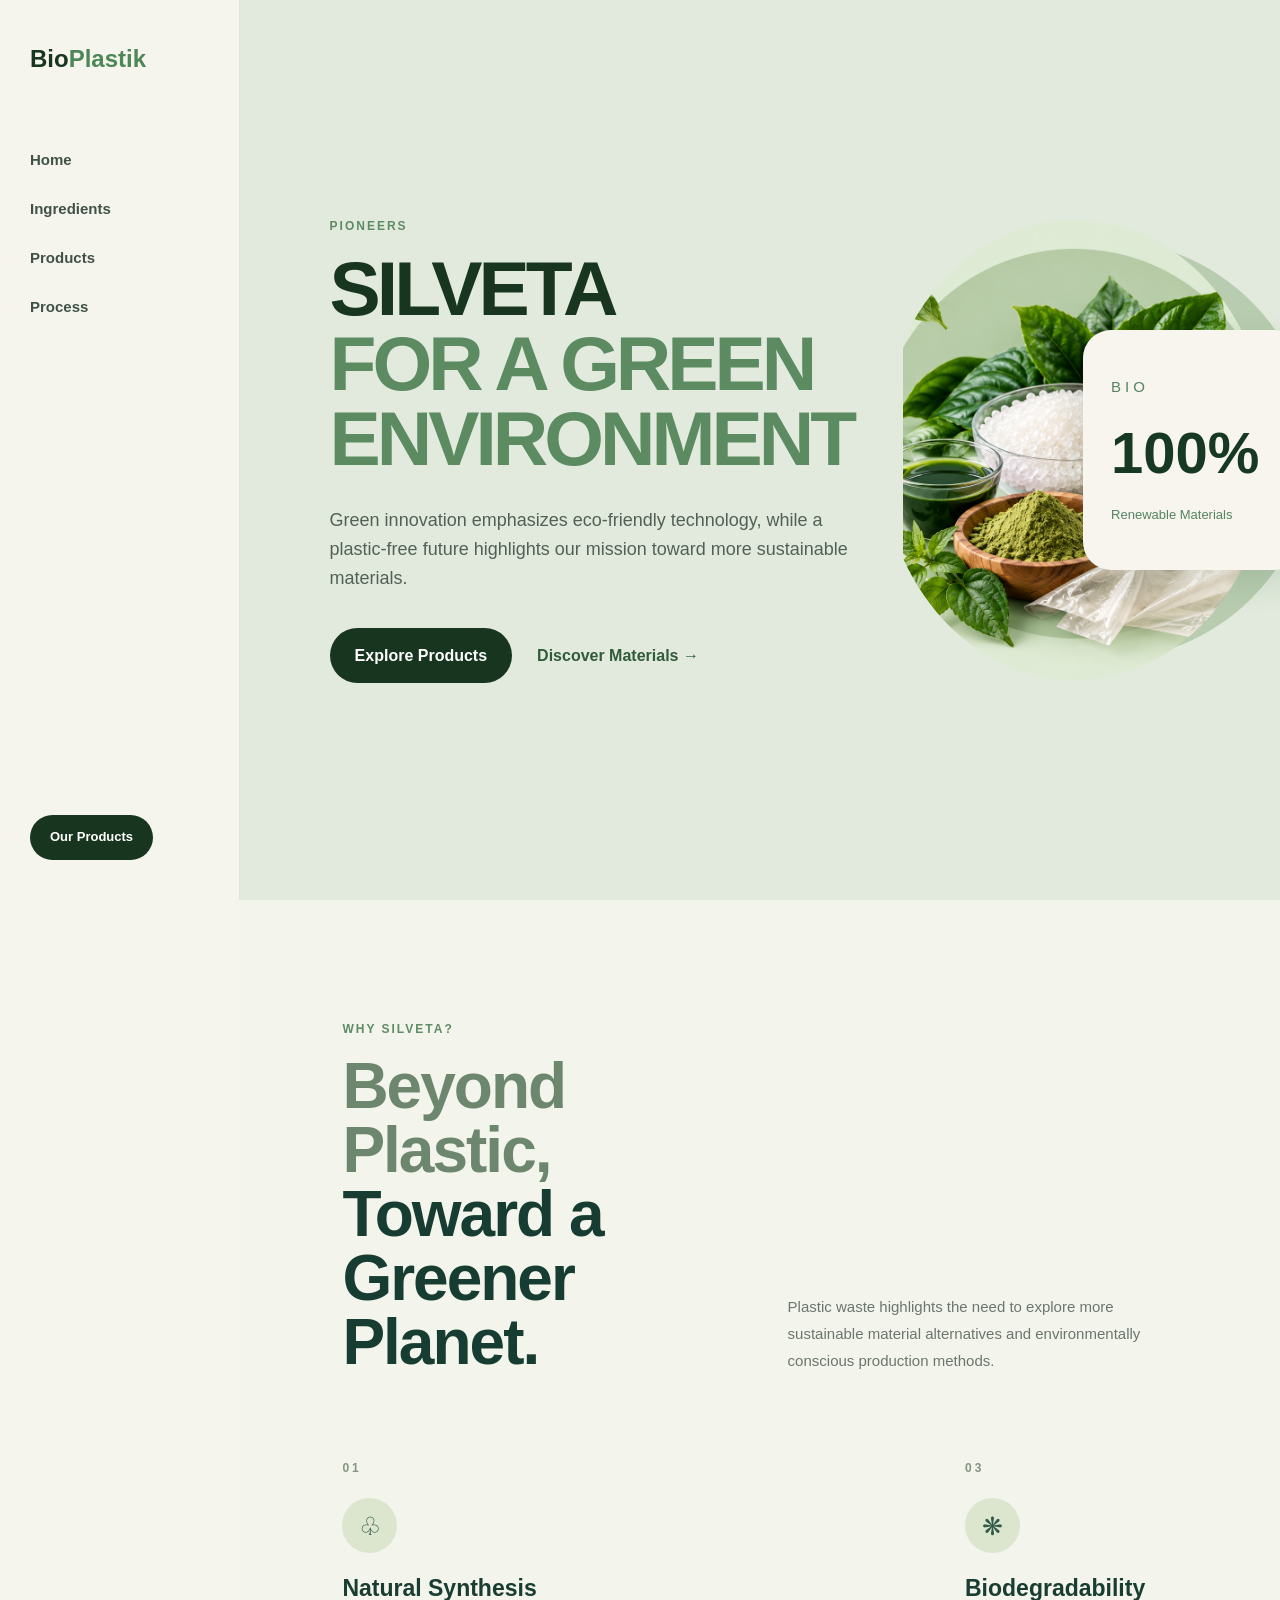
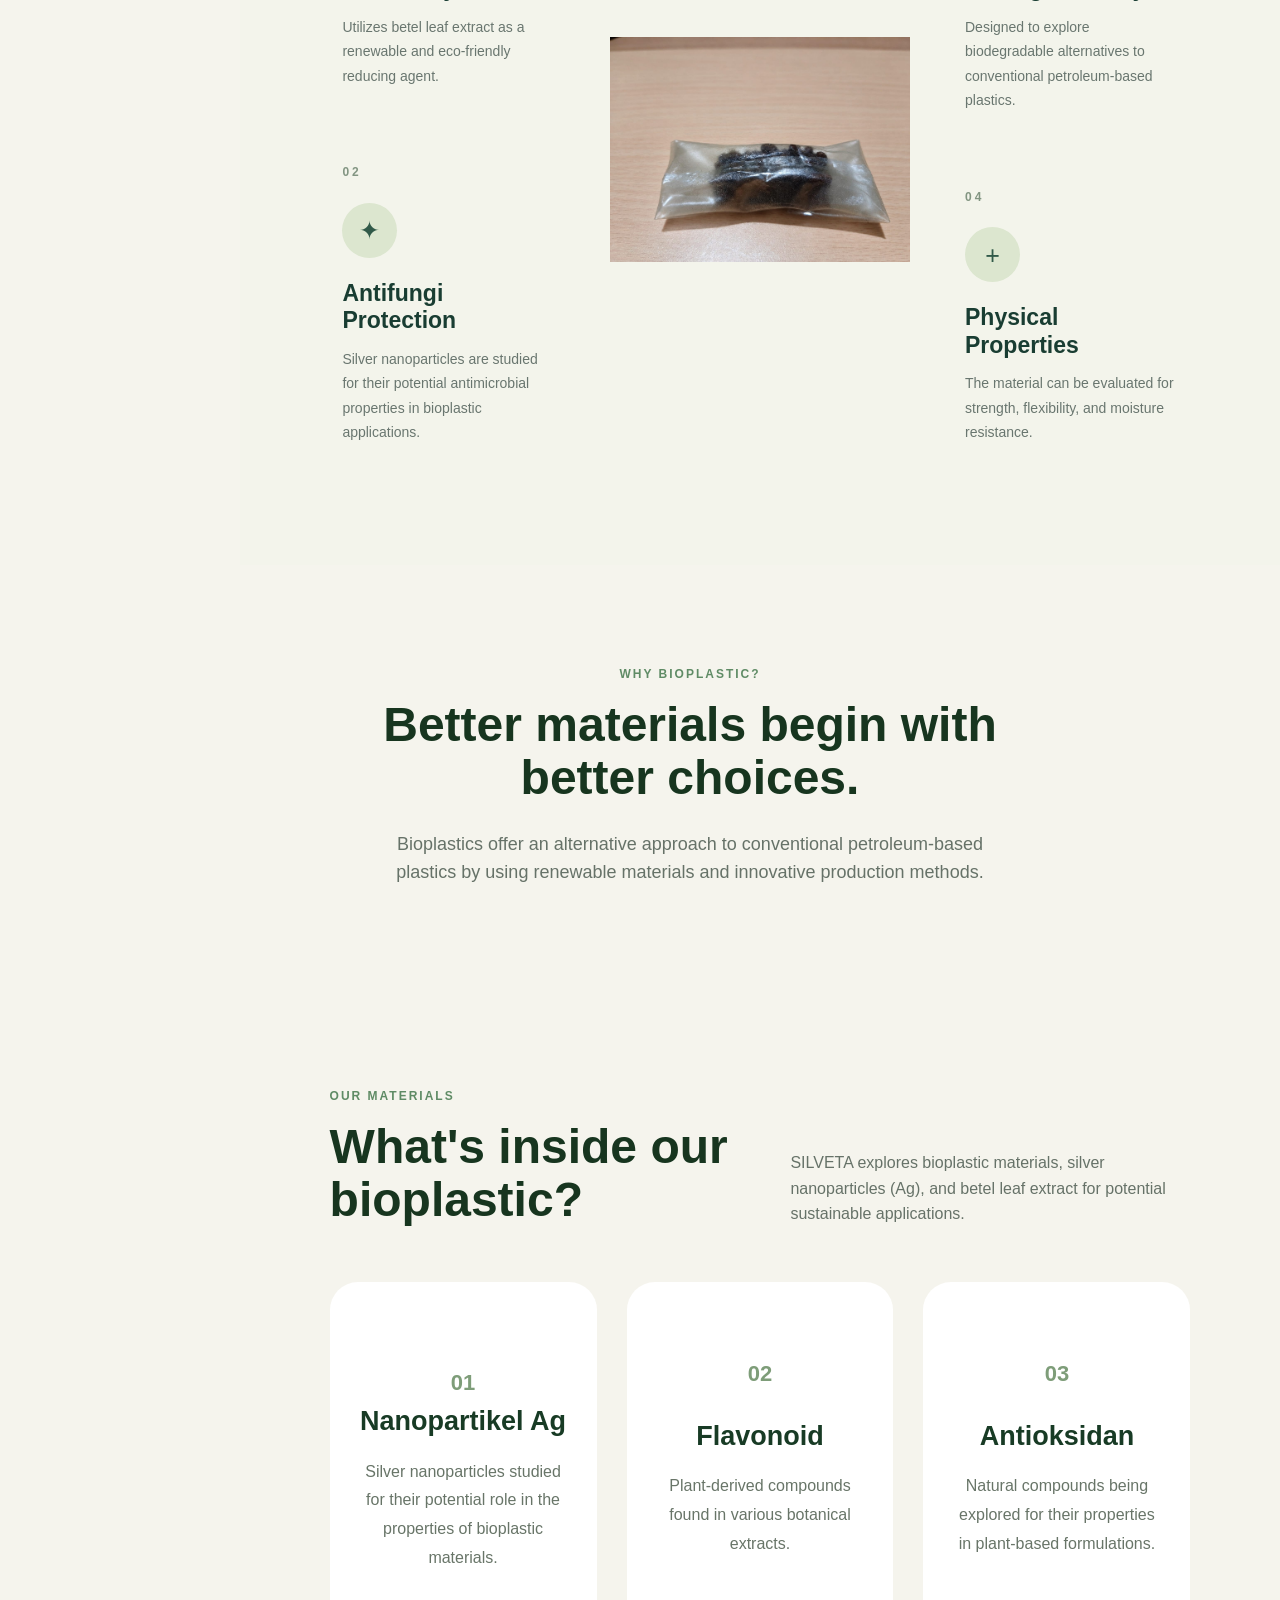
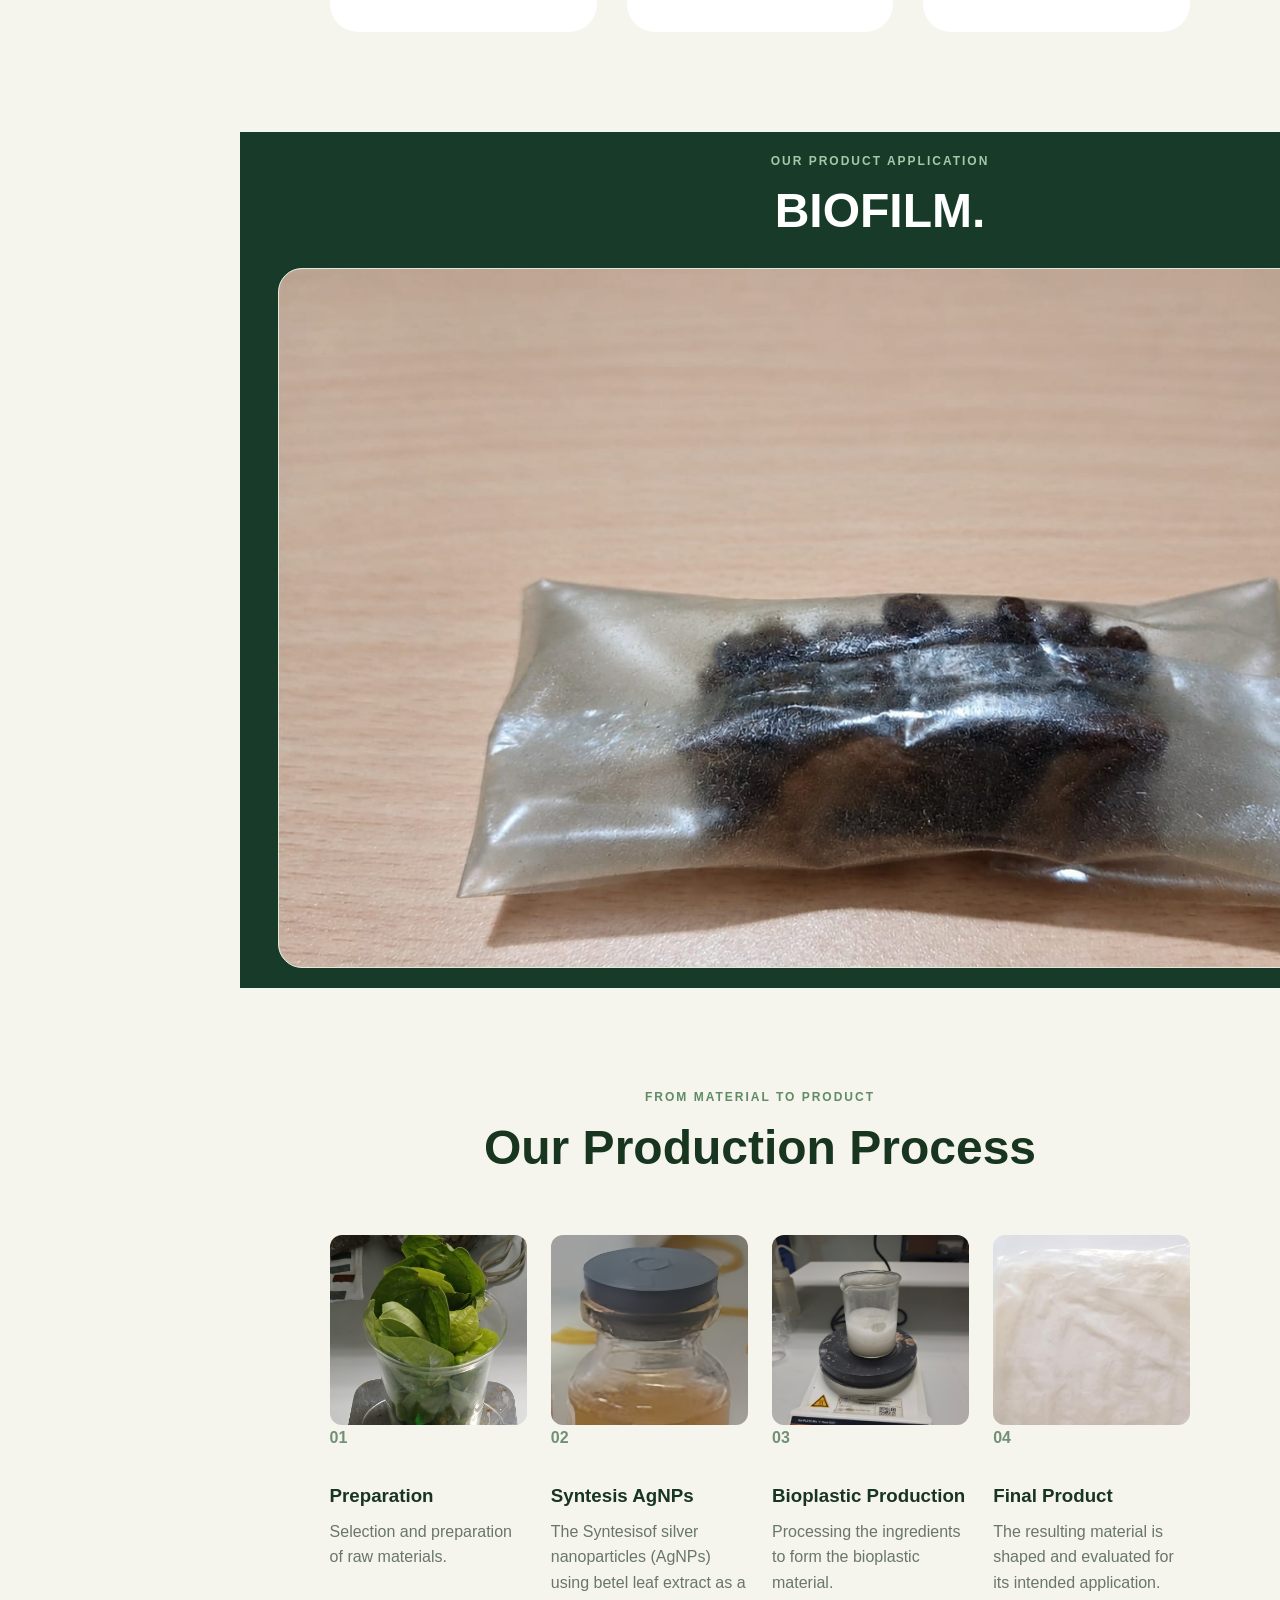
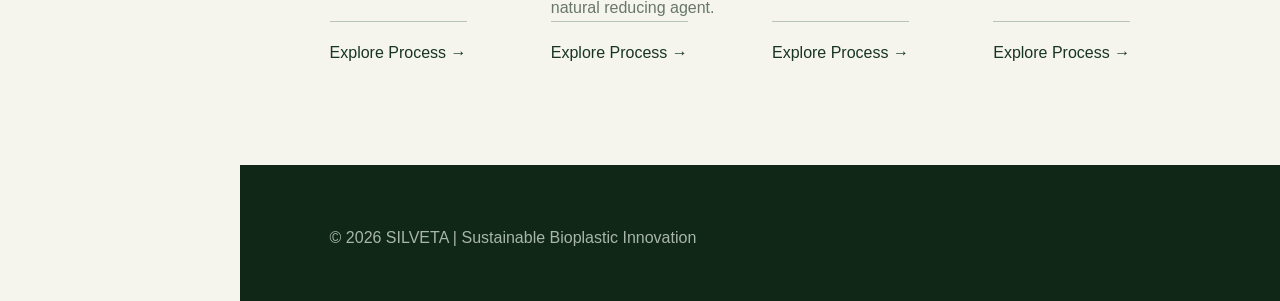
<file: index.html>
<!DOCTYPE html>
<html lang="en">
<head>
    <meta charset="UTF-8">
    <meta name="viewport" content="width=device-width, initial-scale=1.0">

    <title>BioPlastik | SILVETA</title>

    <!-- CSS utama, termasuk CSS halaman lainnya -->
    <link rel="stylesheet" href="style.css">
</head>

<body class="home-page">

    <!-- NAVBAR -->
    <header class="site-header">
        <a href="#home" class="logo">Bio<span>Plastik</span></a>

        <nav class="main-nav">
            <a href="#home">Home</a>
            <a href="#ingredients">Ingredients</a>
            <a href="#products">Products</a>
            <a href="#process">Process</a>
        </nav>

        <a href="#products" class="nav-button">Our Products</a>
    </header>

    <main>
        <!-- HERO -->
        <section id="home" class="hero">
            <div class="hero-content">
                <p class="eyebrow">PIONEERS</p>

                <h1>
                    SILVETA
                    <span>FOR A GREEN ENVIRONMENT</span>
                </h1>

                <p class="hero-description">
                    Green innovation emphasizes eco-friendly technology,
                    while a plastic-free future highlights our mission
                    toward more sustainable materials.
                </p>

                <div class="hero-buttons">
                    <a href="#products" class="primary-button">
                        Explore Products
                    </a>

                    <a href="#ingredients" class="secondary-button">
                        Discover Materials →
                    </a>
                </div>
            </div>

            
<div class="hero-visual">
    <div class="circle"></div>

    <img
        src="images/hero-ingredients.png"
        alt="Natural ingredients for SILVETA bioplastic"
        class="hero-ingredients-image"
    >

    <div class="hero-card">
        <span>BIO</span>
        <strong>100%</strong>
        <small>Renewable Materials</small>
    </div>
</div>

        </section>

        <!-- KEY ADVANTAGES -->
        <section id="advantages" class="advantages">
            <div class="advantages-header">
                <div>
                    <p class="eyebrow">WHY SILVETA?</p>

                    <h2>
                        Beyond Plastic,
                        <span>Toward a Greener Planet.</span>
                    </h2>
                </div>

                <p class="advantages-intro">
                    Plastic waste highlights the need to explore
                    more sustainable material alternatives and
                    environmentally conscious production methods.
                </p>
            </div>

            <div class="advantages-content">
                <div class="advantage-column">
                    <div class="advantage-item">
                        <span class="advantage-number">01</span>
                        <div class="advantage-icon">♧</div>
                        <h3>Natural Synthesis</h3>
                        <p>
                            Utilizes betel leaf extract as a renewable
                            and eco-friendly reducing agent.
                        </p>
                    </div>

                    <div class="advantage-item">
                        <span class="advantage-number">02</span>
                        <div class="advantage-icon">✦</div>
                        <h3>Antifungi Protection</h3>
                        <p>
                            Silver nanoparticles are studied for their
                            potential antimicrobial properties in
                            bioplastic applications.
                        </p>
                    </div>
                </div>

                <div class="advantage-image">
                    <img
                        src="images/product-main.jpeg"
                        alt="SILVETA bioplastic main product"
                        class="main-product-img"
                        loading="lazy"
                    >
                </div>

                <div class="advantage-column">
                    <div class="advantage-item">
                        <span class="advantage-number">03</span>
                        <div class="advantage-icon">❋</div>
                        <h3>Biodegradability</h3>
                        <p>
                            Designed to explore biodegradable alternatives
                            to conventional petroleum-based plastics.
                        </p>
                    </div>

                    <div class="advantage-item">
                        <span class="advantage-number">04</span>
                        <div class="advantage-icon">+</div>
                        <h3>Physical Properties</h3>
                        <p>
                            The material can be evaluated for strength,
                            flexibility, and moisture resistance.
                        </p>
                    </div>
                </div>
            </div>
        </section>

        <!-- INTRO -->
        <section class="intro">
            <p class="eyebrow">WHY BIOPLASTIC?</p>

            <h2>
                Better materials begin
                with better choices.
            </h2>

            <p>
                Bioplastics offer an alternative approach to conventional
                petroleum-based plastics by using renewable materials
                and innovative production methods.
            </p>
        </section>

        <!-- INGREDIENTS -->
        <section id="ingredients" class="ingredients-section">
            <div class="section-heading">
                <div>
                    <p class="eyebrow">OUR MATERIALS</p>

                    <h2>
                        What's inside
                        our bioplastic?
                    </h2>
                </div>

                <p>
                    SILVETA explores bioplastic materials, silver
                    nanoparticles (Ag), and betel leaf extract for
                    potential sustainable applications.
                </p>
            </div>

            <div class="card-container">
                <article class="card">
                    <div class="card-number">01</div>
                    <h3>Nanopartikel Ag</h3>

                    <p>
                        Silver nanoparticles studied for their potential
                        role in the properties of bioplastic materials.
                    </p>
                </article>

                <article class="card">
                    <div class="card-number">02</div>
                    <h3>Flavonoid</h3>

                    <p>
                        Plant-derived compounds found in various
                        botanical extracts.
                    </p>
                </article>

                <article class="card">
                    <div class="card-number">03</div>
                    <h3>Antioksidan</h3>

                    <p>
                        Natural compounds being explored for their
                        properties in plant-based formulations.
                    </p>
                </article>
            </div>
        </section>


<!-- PRODUCTS -->
<section id="products" class="products-section">
    
<div class="section-heading product-heading">
    <div>
        <p class="eyebrow">OUR PRODUCT APPLICATION</p>
        <h2>BIOFILM.</h2>
    </div>
</div>

    <div class="product-single-card">
        <div class="product-single-image">
            <img
                src="images/product-main.jpeg"
                alt="Bioplastic product"
            >
        </div>
    </div>
</section>

        <!-- PRODUCTION PROCESS -->
        <section id="process" class="process-section">
            <p class="eyebrow">FROM MATERIAL TO PRODUCT</p>

            <h2>Our Production Process</h2>

            <div class="process-list">
                <a href="preparation.html" class="process-item">
                    <img
                        src="images/preparasi.jpeg"
                        alt="Preparation of raw materials"
                        class="process-image"
                        loading="lazy"
                    >

                    <span>01</span>
                    <h3>Preparation</h3>

                    <p>
                        Selection and preparation of raw materials.
                    </p>

                    <div class="process-link">
                        Explore Process →
                    </div>
                </a>

                <a href="Syntesis-AgNPs.html" class="process-item">
                    <img
                        src="images/conventional-method.jpeg"
                        alt="Reduction test during the research process"
                        class="process-image"
                        loading="lazy"
                    >

                    <span>02</span>
                    <h3>Syntesis AgNPs</h3>

                    <p>
                        The Syntesisof silver nanoparticles (AgNPs) using
                        betel leaf extract as a natural reducing agent.
                    </p>

                    <div class="process-link">
                        Explore Process →
                    </div>
                </a>

                <a href="bioplastic-production.html" class="process-item">
                    <img
                        src="images/bioplastic-production.jpeg"
                        alt="Bioplastic production process"
                        class="process-image"
                        loading="lazy"
                    >

                    <span>03</span>
                    <h3>Bioplastic Production</h3>

                    <p>
                        Processing the ingredients to form
                        the bioplastic material.
                    </p>

                    <div class="process-link">
                        Explore Process →
                    </div>
                </a>

                <a href="final-product.html" class="process-item">
                    <img
                        src="images/produk-sample.jpeg"
                        alt="Final bioplastic product"
                        class="process-image"
                        loading="lazy"
                    >

                    <span>04</span>
                    <h3>Final Product</h3>

                    <p>
                        The resulting material is shaped and
                        evaluated for its intended application.
                    </p>

                    <div class="process-link">
                        Explore Process →
                    </div>
                </a>
            </div>
        </section>
    </main>

    <!-- FOOTER -->
    <footer class="site-footer">
        <p>© 2026 SILVETA | Sustainable Bioplastic Innovation</p>
    </footer>

</body>
</html>
</file>
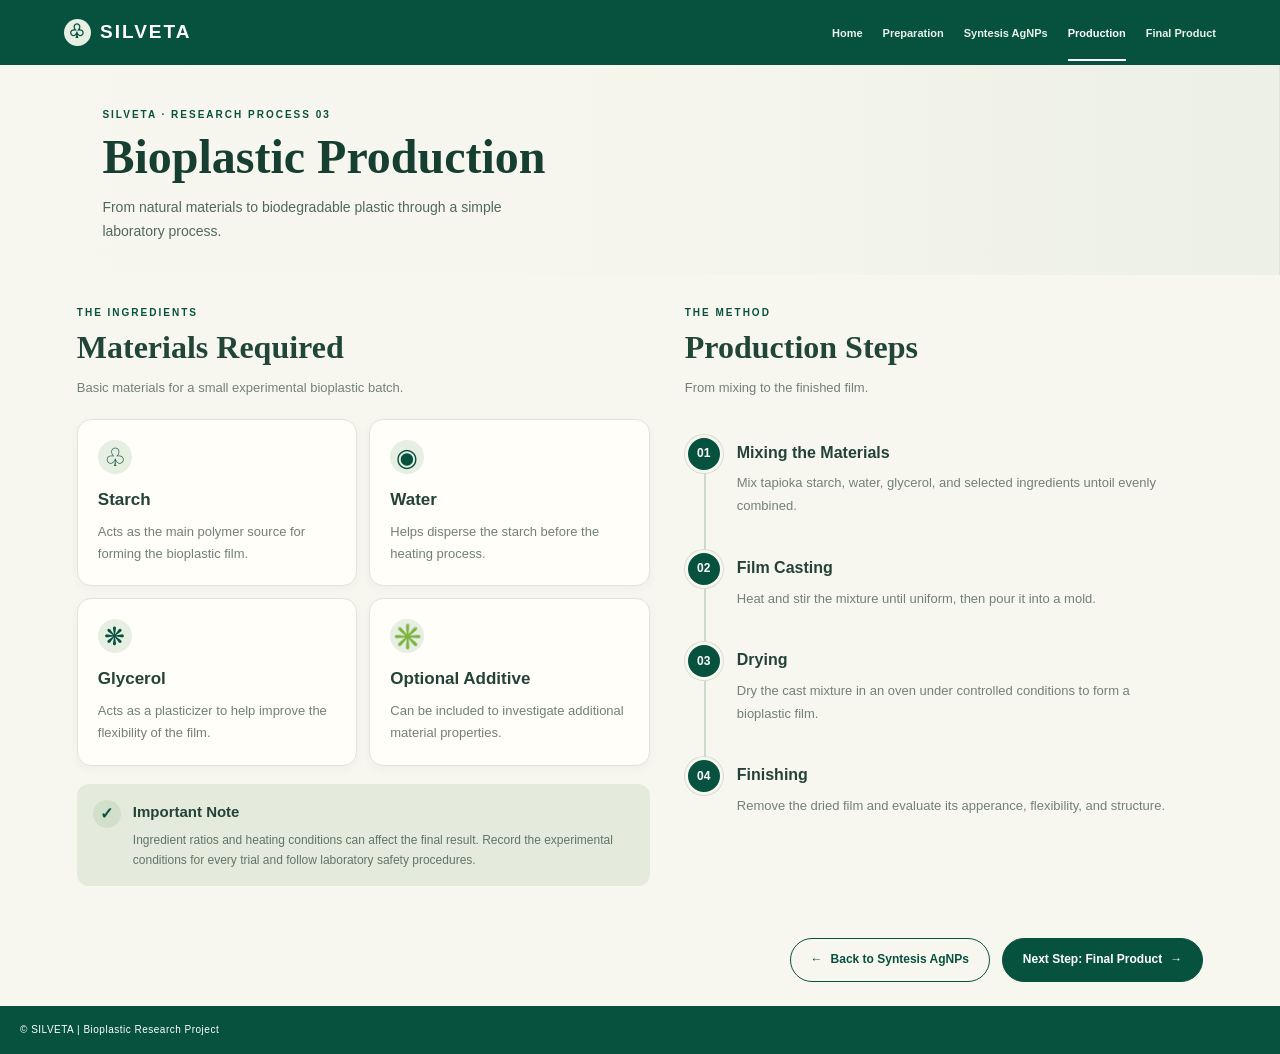
<file: bioplastic-production.html>
<!DOCTYPE html>
<html lang="en">
<head>
    <meta charset="UTF-8">
    <meta name="viewport" content="width=device-width, initial-scale=1.0">
    <title>Bioplastic Production | SILVETA</title>
    <link rel="stylesheet" href="style.css">
</head>

<body class="production-page">

    <!-- NAVBAR -->
    <nav class="bp-navbar">
        <a href="index.html" class="bp-brand">
            <span class="bp-logo-icon">♧</span>
            SILVETA
        </a>

        <div class="bp-nav-links">
            <a href="index.html">Home</a>
            <a href="preparation.html">Preparation</a>
            <a href="Syntesis-AgNPs.html">Syntesis AgNPs</a>
            <a href="bioplastic-production.html" class="active">Production</a>
            <a href="final-product.html">Final Product</a>
        </div>
    </nav>

    <!-- HERO -->
    <header class="bp-hero">
        <div class="bp-hero-content">
            <p class="bp-eyebrow">SILVETA · RESEARCH PROCESS 03</p>

            <h1>Bioplastic Production</h1>

            <p>
                From natural materials to biodegradable plastic
                through a simple laboratory process.
            </p>
        </div>
    </header>

    <!-- MAIN CONTENT -->
    <main class="bp-main">

        <!-- MATERIALS -->
        <section class="bp-materials">

            <div class="bp-section-heading">
                <p class="bp-eyebrow">THE INGREDIENTS</p>
                <h2>Materials Required</h2>
                <p>Basic materials for a small experimental bioplastic batch.</p>
            </div>

            <div class="bp-material-grid">

                <article class="bp-material-card">
                    <div class="bp-icon">♧</div>
                    <h3>Starch</h3>
                    <p>
                        Acts as the main polymer source
                        for forming the bioplastic film.
                    </p>
                </article>

                <article class="bp-material-card">
                    <div class="bp-icon">◉</div>
                    <h3>Water</h3>
                    <p>
                        Helps disperse the starch
                        before the heating process.
                    </p>
                </article>

                <article class="bp-material-card">
                    <div class="bp-icon">❋</div>
                    <h3>Glycerol</h3>
                    <p>
                        Acts as a plasticizer to help
                        improve the flexibility of the film.
                    </p>
                </article>

                <article class="bp-material-card">
                    <div class="bp-icon">✳️</div>
                    <h3>Optional Additive</h3>
                    <p>
                        Can be included to investigate
                        additional material properties.
                    </p>
                </article>

            </div>

            <!-- NOTE -->
            <aside class="bp-note">
                <div class="bp-note-icon">✓</div>

                <div>
                    <h3>Important Note</h3>
                    <p>
                        Ingredient ratios and heating conditions
                        can affect the final result. Record the
                        experimental conditions for every trial
                        and follow laboratory safety procedures.
                    </p>
                </div>
            </aside>

        </section>

        <!-- PRODUCTION STEPS -->
        <section class="bp-steps">

            <div class="bp-section-heading">
                <p class="bp-eyebrow">THE METHOD</p>
                <h2>Production Steps</h2>
                <p>From mixing to the finished film.</p>
            </div>

            <ol class="bp-step-list">

                <li class="bp-step">
                    <span class="bp-step-number">01</span>

                    <div class="bp-step-content">
                        <h3>Mixing the Materials</h3>
                        <p>
                        Mix tapioka starch, water, glycerol, and selected
                        ingredients untoil evenly combined.
                            
                        </p>
                    </div>
                </li>

                <li class="bp-step">
                    <span class="bp-step-number">02</span>

                    <div class="bp-step-content">
                        <h3>Film Casting</h3>
                        <p>
                            Heat and stir the mixture until uniform, then
                            pour it into a mold.
                        </p>
                    </div>
                </li>

                <li class="bp-step">
                    <span class="bp-step-number">03</span>

                    <div class="bp-step-content">
                        <h3>Drying</h3>
                        <p>
                            Dry the cast mixture in an oven under controlled
                            conditions to form a bioplastic film.
                        </p>
                    </div>
                </li>

                <li class="bp-step">
                    <span class="bp-step-number">04</span>

                    <div class="bp-step-content">
                        <h3>Finishing</h3>
                        <p>
                            Remove the dried film and evaluate its apperance,
                            flexibility, and structure.
                        </p>
                    </div>
                </li>

            </ol>

        </section>

    </main>

    <!-- BACK AND NEXT BUTTONS -->
    <nav class="bp-navigation" aria-label="Page navigation">

        <a href="Syntesis-AgNPs.html"
           class="bp-button bp-button-secondary">
            <span aria-hidden="true">←</span>
            Back to Syntesis AgNPs
        </a>

        <a href="final-product.html"
           class="bp-button">
            Next Step: Final Product
            <span aria-hidden="true">→</span>
        </a>

    </nav>

    <!-- FOOTER -->
    <footer class="bp-footer">
        © SILVETA | Bioplastic Research Project
    </footer>

</body>
</html>
</file>
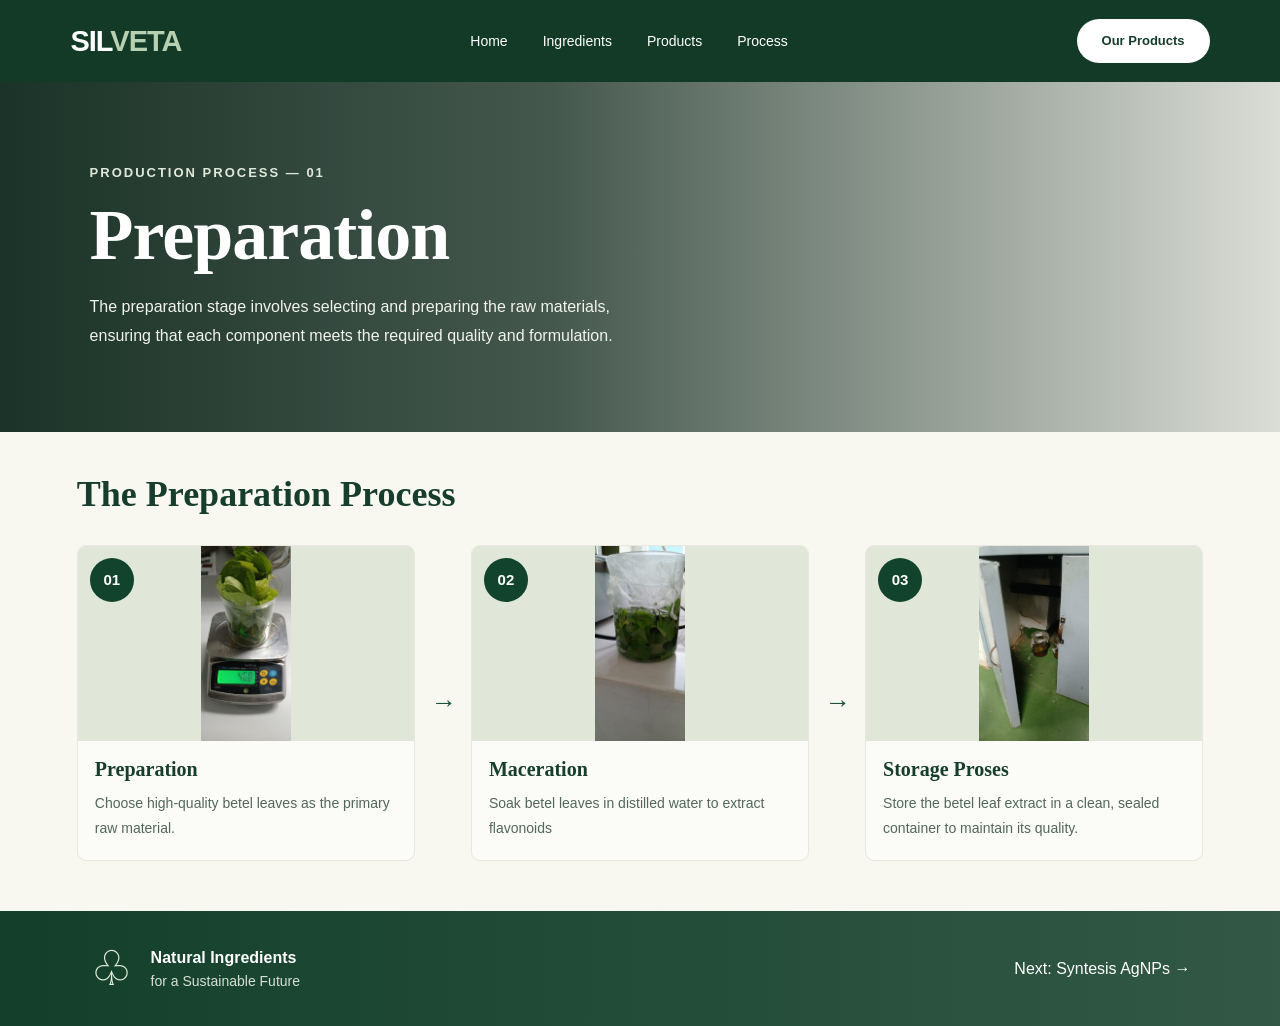
<file: preparation.html>
<!DOCTYPE html>
<html lang="en">
<head>
    <meta charset="UTF-8">
    <meta name="viewport" content="width=device-width, initial-scale=1.0">
    <title>SILVETA | preparation</title>
    <link rel="stylesheet" href="style.css">
</head>
<body class="preparation-page">

    <header class="prep-header">
        <a href="index.html" class="logo">SIL<span>VETA</span></a>

        <nav>
            <a href="index.html">Home</a>
            <a href="index.html#ingredients">Ingredients</a>
            <a href="index.html#products">Products</a>
            <a href="#steps">Process</a>
        </nav>

        <a href="index.html#products" class="prep-nav-button">
            Our Products
        </a>
    </header>

    <main>
        <!-- HERO -->
        <section class="prep-banner">
            <div class="prep-banner-content">
                <p class="prep-eyebrow">PRODUCTION PROCESS — 01</p>
                <h1>Preparation</h1>
                <p>
                    The preparation stage involves selecting and preparing
                    the raw materials, ensuring that each component meets
                    the required quality and formulation.
                </p>
            </div>
        </section>

        <!-- PROCESS CARDS -->
        <section class="prep-process" id="steps">
            <h2>The Preparation Process</h2>

            <div class="prep-process-grid">

                <article class="prep-process-card">
                    <div class="prep-process-image">
                        <img
                            src="images/preparasi.jpeg"
                            alt="Preparasi"
                        >
                        <span>01</span>
                    </div>
                    <div class="prep-process-body">
                        <h3>Preparation</h3>
                        <p>
                            Choose high-quality betel leaves 
                            as the primary raw material. 
                        </p>
                    </div>
                </article>

                <div class="prep-arrow" aria-hidden="true">→</div>

                <article class="prep-process-card">
                    <div class="prep-process-image">
                        <img
                            src="images/maserasi.jpeg"
                            alt="Maserasi"
                        >
                        <span>02</span>
                    </div>
                    <div class="prep-process-body">
                        <h3>Maceration</h3>
                        <p>
                            Soak betel leaves in distilled water
                            to extract flavonoids
                
                        </p>
                    </div>
                </article>

                <div class="prep-arrow" aria-hidden="true">→</div>

                <article class="prep-process-card">
                    <div class="prep-process-image">
                        <img
                            src="images/penyimpanan.jpeg"
                            alt="Penyimpanan"
                        >
                        <span>03</span>
                    </div>
                    <div class="prep-process-body">
                        <h3>Storage Proses</h3>
                        <p>
                            Store the betel leaf extract in a clean,
                            sealed container to maintain its quality.
                        </p>
                    </div>
                </article>

            </div>
            </section>
    </main>

    <!-- BOTTOM BANNER -->
    <footer class="prep-bottom">
        <div class="prep-bottom-brand">
            <span class="prep-leaf">♧</span>
            <div>
                <strong>Natural Ingredients</strong>
                <p>for a Sustainable Future</p>
            </div>
        </div>

        <a href="./Syntesis-AgNPs.html" 
        class="prep-next-btn">
            Next:  Syntesis AgNPs <span>→</span>
        </section>
    </footer>

</body>
</html>
</file>
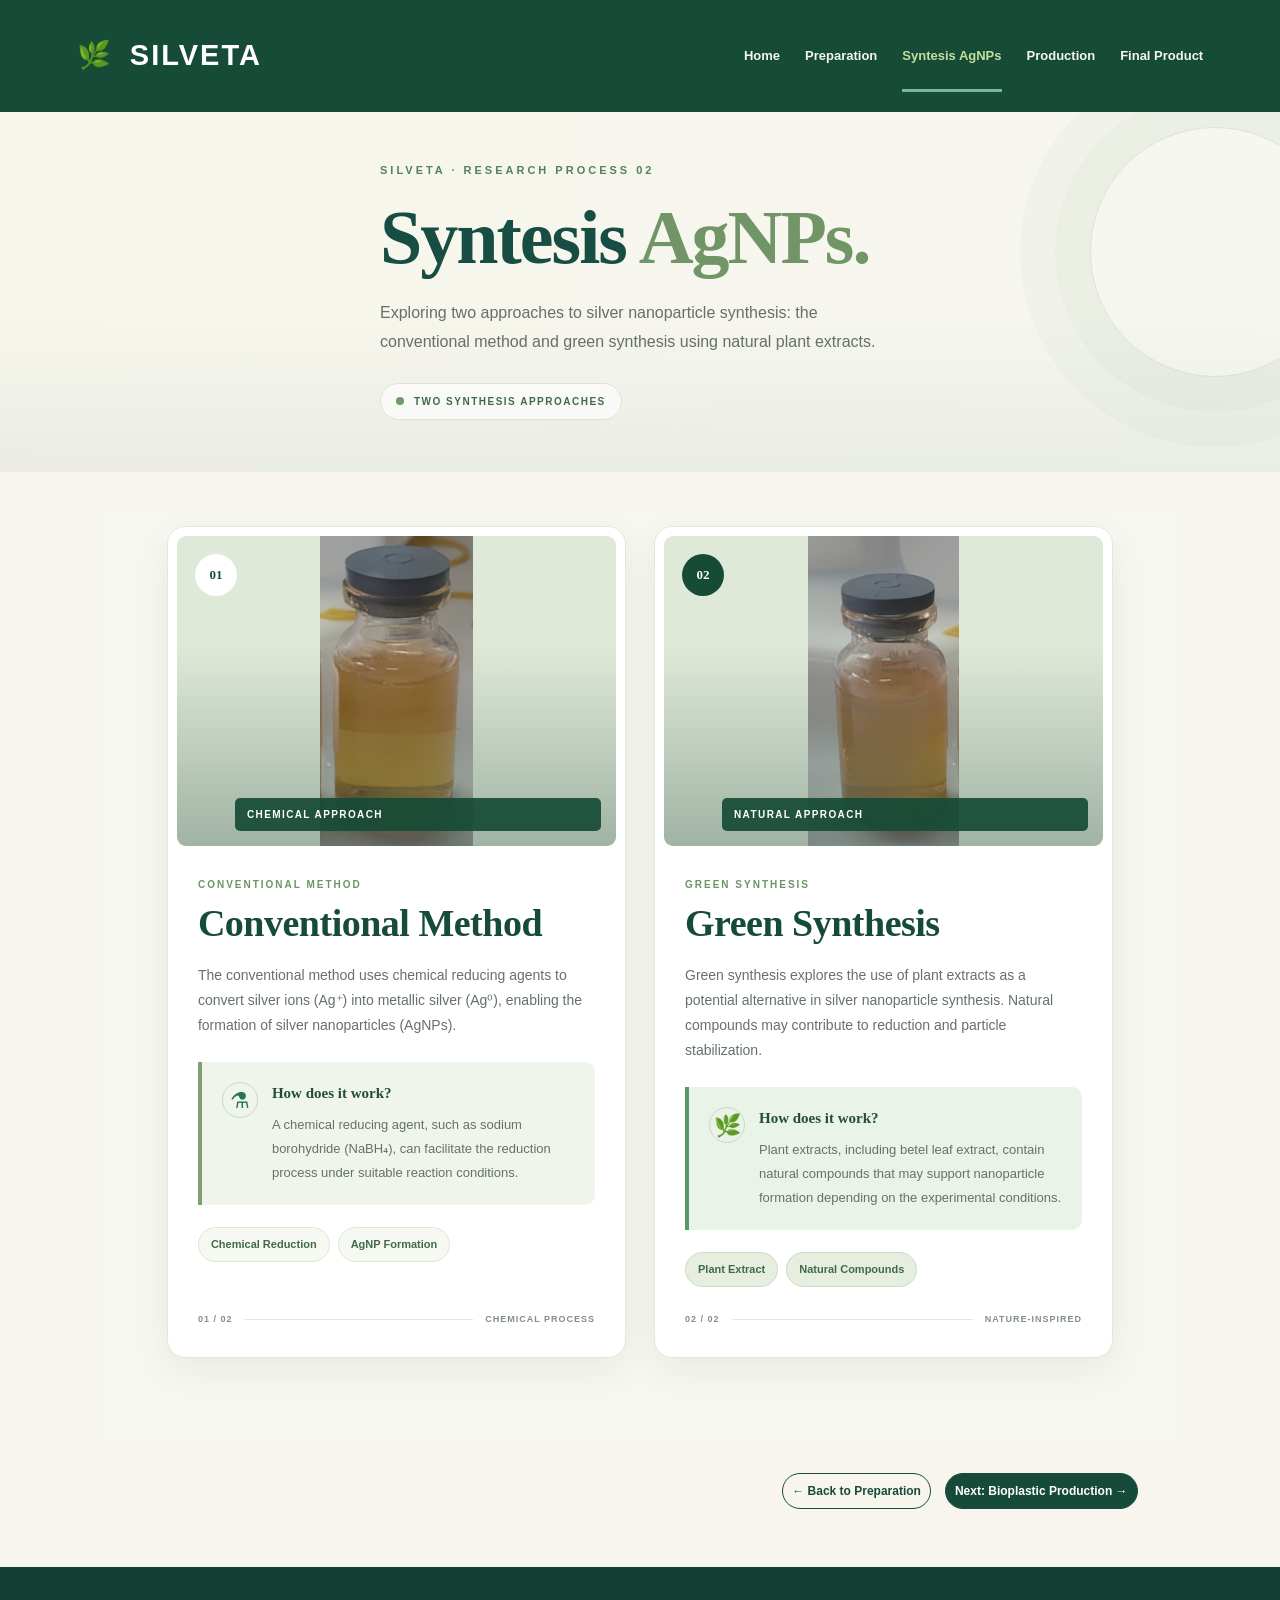
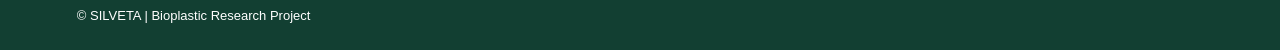
<file: Syntesis-AgNPs.html>
<!DOCTYPE html>
<html lang="en">
<head>
    <meta charset="UTF-8">
    <meta name="viewport" content="width=device-width, initial-scale=1.0">
    <title>SILVETA | Syntesis AgNPs</title>
    <link rel="stylesheet" href="style.css">
</head>

<body class="reduction-page">

    <!-- NAVBAR -->
    <nav class="rt-navbar">
        <a href="index.html" class="rt-brand">
            <span class="rt-leaf">🌿</span> SILVETA
        </a>

        <div class="rt-links">
            <a href="index.html">Home</a>
            <a href="preparation.html">Preparation</a>
            <a href="Syntesis-AgNPs.html" class="active">Syntesis AgNPs</a>
            <a href="bioplastic-production.html">Production</a>
            <a href="final-product.html">Final Product</a>
        </div>
    </nav>

    <!-- HERO WITH IMAGE -->
    <header class="rt-hero">
        <div class="rt-hero-overlay"></div>

        <div class="rt-hero-content">
            <div class="rt-eyebrow">
                SILVETA · RESEARCH PROCESS 02
            </div>

            <h1>Syntesis <span>AgNPs.</span></h1>

            <p class="rt-hero-description">
                Exploring two approaches to silver nanoparticle
                synthesis: the conventional method and green
                synthesis using natural plant extracts.
            </p>

            <div class="rt-hero-label">
                <span class="rt-status-dot"></span>
                TWO SYNTHESIS APPROACHES
            </div>
        </div>
    </header>

    <!-- METHODS -->
    <main class="rt-main">
        <section class="rt-methods">

            <!-- CARD 1: CONVENTIONAL METHOD -->
            <article class="rt-method-card">

                <div class="rt-method-image">
                    <img
                        src="images/conventional-method.jpeg"
                        alt="Laboratory equipment for conventional chemical synthesis"
                    >

                    <span class="rt-image-number">01</span>
                    <span class="rt-image-label">CHEMICAL APPROACH</span>
                </div>

                <div class="rt-method-content">
                    <div class="rt-card-eyebrow">
                        CONVENTIONAL METHOD
                    </div>

                    <h2>Conventional Method</h2>

                    <p class="rt-method-description">
                        The conventional method uses chemical reducing
                        agents to convert silver ions (Ag⁺) into metallic
                        silver (Ag⁰), enabling the formation of silver
                        nanoparticles (AgNPs).
                    </p>

                    <div class="rt-detail">
                        <span class="rt-detail-icon">⚗</span>

                        <div>
                            <h3>How does it work?</h3>
                            <p>
                                A chemical reducing agent, such as sodium
                                borohydride (NaBH₄), can facilitate the
                                reduction process under suitable reaction
                                conditions.
                            </p>
                        </div>
                    </div>

                    <div class="rt-tags">
                        <span>Chemical Reduction</span>
                        <span>AgNP Formation</span>
                    </div>

                    <div class="rt-card-bottom">
                        <span>01 / 02</span>
                        <span class="rt-card-line"></span>
                        <span>CHEMICAL PROCESS</span>
                    </div>
                </div>
            </article>

            <!-- CARD 2: GREEN SYNTHESIS -->
            <article class="rt-method-card rt-green-card">

                <div class="rt-method-image">
                    <img
                        src="images/green-syntesis.jpeg"
                        alt="Green synthesis using natural plant extract"
                    >

                    <span class="rt-image-number">02</span>
                    <span class="rt-image-label">NATURAL APPROACH</span>
                </div>

                <div class="rt-method-content">
                    <div class="rt-card-eyebrow">
                        GREEN SYNTHESIS
                    </div>

                    <h2>Green Synthesis</h2>

                    <p class="rt-method-description">
                        Green synthesis explores the use of plant extracts
                        as a potential alternative in silver nanoparticle
                        synthesis. Natural compounds may contribute to
                        reduction and particle stabilization.
                    </p>

                    <div class="rt-detail">
                        <span class="rt-detail-icon">🌿</span>

                        <div>
                            <h3>How does it work?</h3>
                            <p>
                                Plant extracts, including betel leaf extract,
                                contain natural compounds that may support
                                nanoparticle formation depending on the
                                experimental conditions.
                            </p>
                        </div>
                    </div>

                    <div class="rt-tags">
                        <span>Plant Extract</span>
                        <span>Natural Compounds</span>
                    </div>

                    <div class="rt-card-bottom">
                        <span>02 / 02</span>
                        <span class="rt-card-line"></span>
                        <span>NATURE-INSPIRED</span>
                    </div>
                </div>
            </article>

        </section>

        <!-- PAGE NAVIGATION -->
        <div class="rt-navigation">
            <a href="preparation.html" class="rt-button secondary">
                ← Back to Preparation
            </a>

            <a href="bioplastic-production.html" class="rt-button">
                Next: Bioplastic Production →
            </a>
        </div>
    </main>

    <!-- FOOTER -->
    <footer class="rt-footer">
        © SILVETA | Bioplastic Research Project
    </footer>

</body>
</html>
</file>
<file: style.css>
/* ========================================
   BIOPLASTIK WEBSITE
   COMPLETE CSS
======================================== */


/* ========================================
   RESET
======================================== */

* {
    margin: 0;
    padding: 0;
    box-sizing: border-box;
}

html {
    scroll-behavior: smooth;
}

body {
    font-family: Arial, Helvetica, sans-serif;
    background: #f5f4ed;
    color: #17351f;
    line-height: 1.6;
}

a {
    text-decoration: none;
    color: inherit;
}


/* ========================================
   SIDEBAR
======================================== */

header {
    width: 240px;
    height: 100vh;

    position: fixed;
    left: 0;
    top: 0;

    padding: 40px 30px;

    background: #f5f4ed;
    border-right: 1px solid #dfe4d8;

    display: flex;
    flex-direction: column;
    align-items: flex-start;

    z-index: 1000;
}

.logo {
    font-size: 24px;
    font-weight: 800;
    color: #17351f;

    margin-bottom: 70px;
}

.logo span {
    color: #4d8758;
}


/* MENU */

nav {
    display: flex;
    flex-direction: column;
    gap: 25px;
}

nav a {
    font-size: 15px;
    font-weight: 600;
    color: #405247;

    transition: 0.3s;
}

nav a:hover {
    color: #4d8758;
    transform: translateX(5px);
}


/* BUTTON SIDEBAR */

.nav-button {
    margin-top: auto;

    background: #17351f;
    color: white;

    padding: 12px 20px;

    border-radius: 30px;

    font-size: 13px;
    font-weight: bold;

    transition: 0.3s;
}

.nav-button:hover {
    background: #4d8758;
}


/* ========================================
   MAIN CONTENT
======================================== */

section,
footer {
    margin-left: 240px;
}


/* ========================================
   GENERAL SECTION
======================================== */

section {
    padding: 100px 7%;
}

h2 {
    font-size: 48px;
    line-height: 1.1;
}

.eyebrow {
    font-size: 12px;
    letter-spacing: 2px;
    font-weight: bold;
    color: #5f8b65;
    margin-bottom: 15px;
}


/* ========================================
   HERO
======================================== */

.hero {
    min-height: 100vh;

    display: flex;
    align-items: center;
    justify-content: space-between;

    gap: 50px;

    padding: 70px 7%;

    background: #e1eadc;
}

.hero-content {
    max-width: 650px;
}

.hero h1 {
    font-size: clamp(50px, 6vw, 85px);
    line-height: 0.98;

    letter-spacing: -4px;

    margin-bottom: 30px;
}

.hero h1 span {
    display: block;
    color: #5c8b62;
}

.hero-description {
    max-width: 560px;

    font-size: 18px;

    color: #526157;

    margin-bottom: 35px;
}


/* HERO BUTTONS */

.hero-buttons {
    display: flex;
    align-items: center;
    gap: 15px;
}

.primary-button {
    background: #17351f;
    color: white;

    padding: 15px 25px;

    border-radius: 30px;

    font-weight: bold;

    transition: 0.3s;
}

.primary-button:hover {
    background: #4d8758;
}

.secondary-button {
    padding: 15px 10px;

    font-weight: bold;

    color: #315b3a;
}


/* ========================================
   HERO VISUAL
======================================== */

.hero-visual {
    width: 400px;
    height: 400px;

    position: relative;

    flex-shrink: 0;
}

.circle {
    position: absolute;

    width: 380px;
    height: 380px;

    border-radius: 50%;

    background: #b8cdae;

    top: 10px;
    right: 0;
}

.hero-card {
    position: absolute;

    width: 210px;
    height: 240px;

    background: #f5f4ed;

    border-radius: 20px;

    right: 80px;
    top: 80px;

    padding: 30px;

    display: flex;
    flex-direction: column;
    justify-content: center;

    box-shadow: 0 20px 50px rgba(23, 53, 31, 0.15);
}

.hero-card span {
    font-size: 13px;
    letter-spacing: 2px;

    color: #5c8b62;
}

.hero-card strong {
    font-size: 70px;
    line-height: 1;

    margin: 10px 0;
}

.hero-card small {
    color: #687c6e;
}


/* ========================================
   INTRODUCTION
======================================== */

.intro {
    max-width: 900px;

    margin-left: 240px;

    text-align: center;
}

.intro h2 {
    margin-bottom: 25px;
}

.intro > p:last-child {
    max-width: 650px;

    margin: auto;

    color: #667268;

    font-size: 18px;
}


/* ========================================
   SECTION HEADING
======================================== */

.section-heading {
    display: flex;

    justify-content: space-between;
    align-items: end;

    gap: 50px;

    margin-bottom: 55px;
}

.section-heading > div {
    max-width: 600px;
}

.section-heading > p {
    max-width: 400px;

    color: #667268;
}


/* ========================================
   INGREDIENT CARDS
======================================== */

.card-container {
    display: grid;

    grid-template-columns: repeat(3, 1fr);

    gap: 20px;
}

.card {
    background: white;

    border-radius: 20px;

    padding: 35px;

    min-height: 270px;

    transition: 0.3s;
}

.card:hover {
    transform: translateY(-8px);

    box-shadow: 0 20px 40px rgba(23, 53, 31, 0.1);
}

.card-number {
    color: #7da181;

    font-weight: bold;

    margin-bottom: 60px;
}

.card h3 {
    font-size: 25px;

    margin-bottom: 10px;
}

.card p {
    color: #68766c;
}


/* ========================================
   PRODUCTS
======================================== */

.products-section {
    background: #17351f;

    color: white;
}

.products-section .eyebrow {
    color: #a6c8a9;
}

.product-grid {
    display: grid;

    grid-template-columns: repeat(3, 1fr);

    gap: 20px;
}

.product-card {
    background: #f5f4ed;

    color: #17351f;

    border-radius: 20px;

    overflow: hidden;
}

.product-image {
    height: 240px;

    display: flex;

    align-items: flex-start;
    justify-content: flex-end;

    padding: 20px;
}

.product-image span {
    background: white;

    padding: 8px 12px;

    border-radius: 20px;

    font-size: 12px;

    font-weight: bold;
}

.product-one .product-image {
    background: #cbd9bd;
}

.product-two .product-image {
    background: #d9cfae;
}

.product-three .product-image {
    background: #b8cdae;
}

.product-info {
    padding: 30px;
}

.product-info > p:first-child {
    font-size: 11px;

    letter-spacing: 1.5px;

    color: #719075;

    font-weight: bold;
}

.product-info h3 {
    font-size: 30px;

    margin: 8px 0;
}

.product-info p {
    color: #667268;

    margin-bottom: 20px;
}

.product-info a {
    font-weight: bold;

    color: #315b3a;
}


/* ========================================
   PRODUCTION PROCESS
======================================== */

.process-section {
    text-align: center;
}

.process-section > h2 {
    margin-bottom: 60px;
}

.process-list {
    display: grid;

    grid-template-columns: repeat(4, 1fr);

    gap: 20px;

    text-align: left;
}

.process-list div {
    border-top: 1px solid #b8c5b6;

    padding-top: 20px;
}

.process-list span {
    color: #719075;

    font-weight: bold;
}

.process-list h3 {
    margin: 30px 0 8px;
}

.process-list p {
    color: #68766c;
}


/* ========================================
   FOOTER
======================================== */

footer {
    padding: 50px 7%;

    background: #102718;

    color: white;

    display: flex;

    justify-content: space-between;
    align-items: end;
}

footer .logo {
    color: white;

    margin-bottom: 0;
}

footer p {
    color: #a8b6aa;

    margin-top: 10px;
}

.copyright {
    font-size: 12px;
}


/* ========================================
   TABLET
======================================== */

@media (max-width: 1100px) {

    .hero {
        flex-direction: column;

        align-items: flex-start;
    }

    .hero-visual {
        align-self: center;
    }

    .card-container,
    .product-grid {
        grid-template-columns: 1fr 1fr;
    }

    .process-list {
        grid-template-columns: 1fr 1fr;
    }
}


/* ========================================
   MOBILE
======================================== */

@media (max-width: 700px) {

    body {
        padding: 0;
    }

    header {
        width: 100%;
        height: auto;

        position: relative;

        padding: 20px;

        flex-direction: row;

        align-items: center;

        justify-content: space-between;
    }

    .logo {
        margin-bottom: 0;
    }

    nav {
        display: none;
    }

    .nav-button {
        margin-top: 0;
    }

    section,
    footer,
    .intro {
        margin-left: 0;
    }

    section {
        padding: 70px 6%;
    }

    .hero {
        min-height: auto;

        padding-top: 80px;
        padding-bottom: 80px;
    }

    .hero h1 {
        font-size: 52px;

        letter-spacing: -2px;
    }

    .hero-description {
        font-size: 16px;
    }

    .hero-buttons {
        flex-direction: column;

        align-items: flex-start;
    }

    .hero-visual {
        width: 300px;
        height: 300px;
    }

    .circle {
        width: 280px;
        height: 280px;
    }

    .hero-card {
        width: 180px;
        height: 210px;

        right: 35px;
        top: 50px;
    }

    .hero-card strong {
        font-size: 55px;
    }

    h2 {
        font-size: 38px;
    }

    .section-heading {
        flex-direction: column;

        align-items: flex-start;
    }

    .card-container,
    .product-grid,
    .process-list {
        grid-template-columns: 1fr;
    }

    footer {
        flex-direction: column;

        align-items: flex-start;

        gap: 30px;
    }
}


/* ========================================
   SMALL PHONE
======================================== */

@media (max-width: 400px) {

    .hero h1 {
        font-size: 44px;
    }

    .hero-visual {
        width: 260px;
        height: 260px;
    }

    .circle {
        width: 240px;
        height: 240px;
    }

    .hero-card {
        right: 25px;
    }
}/* =========================================
   BIONAS - KEY ADVANTAGES
========================================= */

.advantages {
    padding: 120px 8%;
    background: #f3f4eb;
    overflow: hidden;
}

.advantages-header {
    display: flex;
    justify-content: space-between;
    align-items: flex-end;
    gap: 60px;
    margin-bottom: 80px;
}

.advantages-header h2 {
    max-width: 700px;
    margin: 0;
    font-size: clamp(42px, 5vw, 72px);
    line-height: 1;
    letter-spacing: -2px;
    color: #6c876e;
}

.advantages-header h2 span {
    color: #173d32;
}

.advantages-intro {
    max-width: 390px;
    margin: 0;
    color: #6b766f;
    font-size: 15px;
    line-height: 1.8;
}

.advantages-content {
    display: grid;
    grid-template-columns: 1fr minmax(300px, 1.2fr) 1fr;
    gap: 55px;
    max-width: 1250px;
    margin: auto;
    align-items: center;
}

.advantage-column {
    display: flex;
    flex-direction: column;
    gap: 70px;
}

.advantage-item {
    position: relative;
    padding-top: 5px;
}

.advantage-number {
    display: block;
    margin-bottom: 20px;
    color: #829582;
    font-size: 12px;
    font-weight: 600;
    letter-spacing: 3px;
}

.advantage-icon {
    width: 55px;
    height: 55px;
    display: flex;
    align-items: center;
    justify-content: center;
    margin-bottom: 22px;
    border-radius: 50%;
    background: #dce6cf;
    color: #315a49;
    font-size: 25px;
}

.advantage-item h3 {
    margin: 0 0 12px;
    color: #193d32;
    font-size: 23px;
    line-height: 1.2;
}

.advantage-item p {
    max-width: 290px;
    margin: 0;
    color: #69766f;
    font-size: 14px;
    line-height: 1.75;
}

.advantage-image {
    position: relative;
    min-height: 500px;
    display: flex;
    align-items: center;
    justify-content: center;
}

.image-placeholder {
    width: 100%;
    max-width: 430px;
    height: 500px;
    display: flex;
    align-items: center;
    justify-content: center;
    border-radius: 220px 220px 30px 30px;
    background: linear-gradient(145deg, #dbe5cc, #b9cdb6);
    color: #52705d;
    font-size: 11px;
    font-weight: 600;
    letter-spacing: 3px;
    text-align: center;
}

.advantage-image img {
    width: 100%;
    max-width: 480px;
    height: 500px;
    object-fit: contain;
    display: block;
}

@media (max-width: 950px) {
    .advantages {
        padding: 90px 6%;
    }

    .advantages-header {
        flex-direction: column;
        align-items: flex-start;
        gap: 25px;
    }

    .advantages-content {
        grid-template-columns: 1fr 1fr;
    }

    .advantage-image {
        grid-column: 1 / -1;
        grid-row: 1;
        min-height: 400px;
    }
}

@media (max-width: 600px) {
    .advantages {
        padding: 70px 6%;
    }

    .advantages-header h2 {
        font-size: 42px;
    }

    .advantages-content {
        grid-template-columns: 1fr;
        gap: 50px;
    }

    .advantage-image {
        grid-column: auto;
        grid-row: auto;
        min-height: 350px;
    }

    .image-placeholder {
        height: 380px;
    }
}
/* =====================================
   PREPARATION — REFERENCE DESIGN
===================================== */

body.preparation-page {
    background: #f8f7f0;
    color: #173d2c;
    overflow-x: hidden;
}

/* NAVBAR */

body.preparation-page .prep-header {
    width: 100%;
    height: auto;
    min-height: 82px;
    margin: 0;
    padding: 16px 5.5%;
    position: relative;
    display: flex;
    flex-direction: row;
    align-items: center;
    justify-content: space-between;
    gap: 25px;
    background: #123a27;
    border: 0;
}

body.preparation-page .prep-header .logo {
    margin: 0;
    color: #fff;
    font-size: 29px;
    letter-spacing: -1px;
}

body.preparation-page .prep-header .logo span {
    color: #b7d0b1;
}

body.preparation-page .prep-header nav {
    display: flex;
    flex-direction: row;
    gap: 35px;
}

body.preparation-page .prep-header nav a {
    color: #fff;
    font-size: 14px;
    font-weight: 500;
    transform: none;
}

body.preparation-page .prep-header nav a:hover {
    color: #c4d9b8;
    transform: none;
}

body.preparation-page .prep-nav-button {
    padding: 12px 25px;
    border-radius: 30px;
    background: #fff;
    color: #173d2c;
    font-size: 13px;
    font-weight: bold;
    white-space: nowrap;
}

/* HERO WITH FULL-WIDTH BACKGROUND IMAGE */

body.preparation-page .prep-banner {
    min-height: 350px;
    margin: 0;
    padding: 55px 7%;
    display: flex;
    align-items: center;
    position: relative;
    isolation: isolate;
    background:
        linear-gradient(
            90deg,
            rgba(8, 34, 23, 0.92) 0%,
            rgba(8, 34, 23, 0.75) 43%,
            rgba(8, 34, 23, 0.12) 100%
        ),
        url("https://images.unsplash.com/photo-1532094349884-543bc11b234d?auto=format&fit=crop&w=1800&q=85")
        center 48% / cover no-repeat;
}

body.preparation-page .prep-banner-content {
    max-width: 570px;
    color: white;
}

body.preparation-page .prep-eyebrow {
    margin-bottom: 12px;
    color: #e0e8da;
    font-size: 13px;
    font-weight: bold;
    letter-spacing: 2px;
}

body.preparation-page .prep-banner h1 {
    margin-bottom: 18px;
    color: #fff;
    font-family: Georgia, "Times New Roman", serif;
    font-size: clamp(48px, 6vw, 72px);
    font-weight: bold;
    line-height: 1.1;
    letter-spacing: -1px;
}

body.preparation-page .prep-banner-content > p:last-child {
    max-width: 530px;
    color: #f1f3ed;
    font-size: 16px;
    line-height: 1.8;
}

/* PROCESS SECTION */

body.preparation-page .prep-process {
    margin: 0;
    padding: 40px 6% 50px;
    background: #f8f7f0;
}

body.preparation-page .prep-process > h2 {
    margin-bottom: 28px;
    color: #173d2c;
    font-family: Georgia, "Times New Roman", serif;
    font-size: clamp(27px, 3vw, 36px);
    line-height: 1.25;
}

/* Three cards with arrows between them */

body.preparation-page .prep-process-grid {
    display: grid;
    grid-template-columns:
        minmax(0, 1fr) 24px
        minmax(0, 1fr) 24px
        minmax(0, 1fr);
    align-items: center;
    gap: 16px;
}

body.preparation-page .prep-process-card {
    min-width: 0;
    overflow: hidden;
    background: rgba(255, 255, 255, 0.55);
    border: 1px solid #e8e8df;
    border-radius: 9px;
}

body.preparation-page .prep-process-image {
    height: 195px;
    position: relative;
    overflow: hidden;
    background: #e0e7d9;
}

body.preparation-page .prep-process-image img {
    display: block;
    width: 100%;
    height: 100%;
    object-fit: contain;
    object-position: center;
}

body.preparation-page .prep-process-image span {
    position: absolute;
    top: 12px;
    left: 12px;
    width: 44px;
    height: 44px;
    display: flex;
    align-items: center;
    justify-content: center;
    border-radius: 50%;
    background: #12432c;
    color: white;
    font-size: 15px;
    font-weight: bold;
}

body.preparation-page .prep-process-body {
    padding: 15px 17px 20px;
}

body.preparation-page .prep-process-body h3 {
    margin-bottom: 8px;
    color: #173d2c;
    font-family: Georgia, "Times New Roman", serif;
    font-size: 20px;
    line-height: 1.35;
}

body.preparation-page .prep-process-body p {
    color: #53675b;
    font-size: 14px;
    line-height: 1.75;
}

body.preparation-page .prep-arrow {
    color: #1d5239;
    font-size: 26px;
    text-align: center;
}

/* GREEN BOTTOM BANNER */

body.preparation-page footer.prep-bottom {
    width: 100%;
    min-height: 115px;
    margin: 0;
    padding: 25px 7%;
    display: flex;
    flex-direction: row;
    align-items: center;
    justify-content: space-between;
    gap: 20px;
    background:
        linear-gradient(
            90deg,
            rgba(12, 58, 36, 0.97),
            rgba(12, 58, 36, 0.84)
        ),
        url("https://images.unsplash.com/photo-1448375240586-882707db888b?auto=format&fit=crop&w=1600&q=85")
        center / cover no-repeat;
    color: white;
}

body.preparation-page .prep-bottom-brand {
    display: flex;
    align-items: center;
    gap: 18px;
}

body.preparation-page .prep-leaf {
    color: #e1ecda;
    font-size: 48px;
    line-height: 1;
}

body.preparation-page .prep-bottom-brand strong {
    color: white;
    font-size: 16px;
}

body.preparation-page .prep-bottom-brand p {
    margin: 0;
    color: #d5e1d2;
    font-size: 14px;
}

body.preparation-page .prep-next-button {
    padding: 14px 24px;
    display: inline-flex;
    align-items: center;
    gap: 12px;
    border-radius: 30px;
    background: #fff;
    color: #173d2c;
    font-size: 13px;
    font-weight: bold;
    white-space: nowrap;
}

/* TABLET AND MOBILE */

@media (max-width: 900px) {
    body.preparation-page .prep-header {
        flex-wrap: wrap;
    }

    body.preparation-page .prep-header nav {
        gap: 18px;
    }

    body.preparation-page .prep-process-grid {
        grid-template-columns: 1fr 22px 1fr;
    }

    body.preparation-page .prep-process-card:last-child {
        grid-column: 1 / -1;
    }

    body.preparation-page .prep-process-grid > .prep-arrow:nth-of-type(2) {
        display: none;
    }
}

@media (max-width: 600px) {
    body.preparation-page .prep-header {
        padding: 18px 5%;
    }

    body.preparation-page .prep-header nav {
        width: 100%;
        flex-wrap: wrap;
        gap: 12px 18px;
        order: 3;
    }

    body.preparation-page .prep-banner {
        min-height: 360px;
        padding: 45px 6%;
        background-position: center;
    }

    body.preparation-page .prep-banner h1 {
        font-size: 48px;
    }

    body.preparation-page .prep-process {
        padding: 35px 5%;
    }

    body.preparation-page .prep-process-grid {
        grid-template-columns: 1fr;
        gap: 20px;
    }

    body.preparation-page .prep-process-card:last-child {
        grid-column: auto;
    }

    body.preparation-page .prep-arrow {
        display: none;
    }

    body.preparation-page .prep-process-image {
        height: 220px;
    }

    body.preparation-page footer.prep-bottom {
        align-items: flex-start;
        flex-direction: column;
        padding: 28px 6%;
    }
}
body.preparation-page .process-card img {
display: block;
width: 100%;
height: 220px;
object-fit: contain;
object-position: center;
}
/* =====================================
   BIONAS - REDUCTION TEST PAGE
   TWO SYNTHESIS CARDS
===================================== */

body.reduction-page {
    margin: 0;
    padding: 0;
    background: #f5f7f1;
    color: #26382c;
    font-family: Arial, Helvetica, sans-serif;
    line-height: 1.7;
    overflow-x: hidden;
}

body.reduction-page *,
body.reduction-page *::before,
body.reduction-page *::after {
    box-sizing: border-box;
}

body.reduction-page a {
    text-decoration: none;
}

/* RESET KHUSUS HALAMAN REDUCTION */

body.reduction-page header,
body.reduction-page section,
body.reduction-page nav,
body.reduction-page footer {
    width: auto;
    height: auto;
    margin: 0;
    position: relative;
    border: 0;
}

/* NAVBAR */

body.reduction-page .rt-navbar {
    width: 100%;
    padding: 16px 7%;
    display: flex;
    flex-direction: row;
    align-items: center;
    justify-content: space-between;
    gap: 24px;
    flex-wrap: wrap;
    background: #174c36;
    color: white;
}

body.reduction-page .rt-logo {
    color: white;
    font-size: 25px;
    font-weight: 800;
    letter-spacing: 1px;
    white-space: nowrap;
}

body.reduction-page .rt-nav-links {
    display: flex;
    flex-direction: row;
    align-items: center;
    justify-content: flex-end;
    flex-wrap: wrap;
    gap: 22px;
}

body.reduction-page .rt-nav-links a {
    color: #e2eee4;
    font-size: 14px;
    font-weight: normal;
    transition: color 0.2s ease;
}

body.reduction-page .rt-nav-links a:hover,
body.reduction-page .rt-nav-links a.active {
    color: #b9e3a9;
}

/* HERO */

body.reduction-page .rt-hero {
    padding: 65px 7% 40px;
    text-align: center;
    background: #f5f7f1;
}

body.reduction-page .rt-eyebrow {
    display: inline-block;
    margin-bottom: 10px;
    color: #43815b;
    font-size: 12px;
    font-weight: 700;
    letter-spacing: 2px;
}

body.reduction-page .rt-hero h1 {
    max-width: 900px;
    margin: 0 auto 16px;
    color: #174c36;
    font-family: Georgia, "Times New Roman", serif;
    font-size: clamp(30px, 4vw, 46px);
    line-height: 1.2;
    letter-spacing: normal;
}

body.reduction-page .rt-hero p {
    max-width: 650px;
    margin: 0 auto;
    color: #637166;
    font-size: 16px;
    line-height: 1.8;
}

/* TWO-COLUMN METHOD CARDS */

body.reduction-page .rt-methods {
    max-width: 1180px;
    margin: 0 auto;
    padding: 10px 28px 65px;
    display: grid;
    grid-template-columns: repeat(2, minmax(0, 1fr));
    align-items: stretch;
    gap: 28px;
}

body.reduction-page .rt-card {
    min-width: 0;
    display: flex;
    flex-direction: column;
    overflow: hidden;
    border: 1px solid #e0e9de;
    border-radius: 18px;
    background: #fff;
    box-shadow: 0 8px 24px rgba(23, 76, 54, 0.08);
    transition: transform 0.25s ease, box-shadow 0.25s ease;
}

body.reduction-page .rt-card:hover {
    transform: translateY(-5px);
    box-shadow: 0 14px 30px rgba(23, 76, 54, 0.13);
}

/* CARD IMAGES */

body.reduction-page .rt-card-image {
    display: block;
    width: 100%;
    height: 280px;
    flex-shrink: 0;
    object-fit: cover;
    object-position: center;
    background: #e5eee3;
}

/* CARD TEXT */

body.reduction-page .rt-card-content {
    display: flex;
    flex: 1;
    flex-direction: column;
    align-items: flex-start;
    padding: 27px;
}

body.reduction-page .rt-tag {
    display: inline-block;
    margin-bottom: 13px;
    padding: 5px 12px;
    border-radius: 30px;
    background: #e5efe4;
    color: #286343;
    font-size: 11px;
    font-weight: 700;
    letter-spacing: 0.6px;
}

body.reduction-page .rt-card h2 {
    margin: 0 0 13px;
    color: #174c36;
    font-family: Georgia, "Times New Roman", serif;
    font-size: 25px;
    line-height: 1.3;
    letter-spacing: normal;
}

body.reduction-page .rt-card p {
    margin: 0 0 18px;
    color: #58675b;
    font-size: 15px;
    line-height: 1.8;
}

body.reduction-page .rt-card h3 {
    margin: 5px 0 8px;
    color: #286343;
    font-size: 15px;
}

body.reduction-page .rt-card ul {
    margin: 0;
    padding-left: 20px;
    color: #58675b;
    font-size: 14px;
}

body.reduction-page .rt-card li {
    margin-bottom: 6px;
    padding-left: 3px;
}

/* BOTTOM GREEN BANNER */

body.reduction-page .rt-bottom-banner {
    margin: 0 7% 50px;
    padding: 38px 30px;
    border-radius: 18px;
    background: #174c36;
    color: white;
    text-align: center;
}

body.reduction-page .rt-bottom-banner h2 {
    margin: 0 0 8px;
    color: white;
    font-size: clamp(22px, 3vw, 30px);
    line-height: 1.3;
    letter-spacing: normal;
}

body.reduction-page .rt-bottom-banner p {
    max-width: 650px;
    margin: 0 auto;
    color: #e2eee4;
    font-size: 14px;
    line-height: 1.8;
}

/* PREVIOUS / NEXT NAVIGATION */

body.reduction-page .rt-page-navigation {
    max-width: 1180px;
    margin: 0 auto;
    padding: 0 28px 45px;
    display: flex;
    flex-direction: row;
    justify-content: space-between;
    align-items: center;
    gap: 15px;
    flex-wrap: wrap;
}

body.reduction-page .rt-page-navigation a {
    display: inline-block;
    padding: 10px 18px;
    border: 1px solid #b9cfba;
    border-radius: 30px;
    background: transparent;
    color: #286343;
    font-size: 14px;
    font-weight: 600;
    transition: background 0.2s ease, color 0.2s ease;
}

body.reduction-page .rt-page-navigation a:hover {
    border-color: #174c36;
    background: #174c36;
    color: white;
}

/* FOOTER */

body.reduction-page .rt-footer {
    width: 100%;
    padding: 23px 20px;
    background: #123b2a;
    color: #dce9dd;
    text-align: center;
    font-size: 13px;
}

body.reduction-page .rt-footer p {
    margin: 0;
    color: #dce9dd;
}

/* TABLET */

@media (max-width: 900px) {
    body.reduction-page .rt-navbar {
        padding: 18px 5%;
    }

    body.reduction-page .rt-methods {
        gap: 20px;
        padding-right: 22px;
        padding-left: 22px;
    }

    body.reduction-page .rt-card-image {
        height: 230px;
    }

    body.reduction-page .rt-card-content {
        padding: 22px;
    }
}

/* MOBILE */

@media (max-width: 700px) {
    body.reduction-page .rt-navbar {
        justify-content: center;
        text-align: center;
    }

    body.reduction-page .rt-nav-links {
        justify-content: center;
        gap: 12px 18px;
    }

    body.reduction-page .rt-hero {
        padding: 45px 22px 30px;
    }

    body.reduction-page .rt-methods {
        grid-template-columns: minmax(0, 1fr);
        padding: 10px 20px 45px;
        gap: 22px;
    }

    body.reduction-page .rt-card-image {
        height: 240px;
    }

    body.reduction-page .rt-card-content {
        padding: 23px;
    }

    body.reduction-page .rt-bottom-banner {
        margin: 0 20px 40px;
        padding: 30px 22px;
    }

    body.reduction-page .rt-page-navigation {
        padding: 0 20px 35px;
        align-items: stretch;
        flex-direction: column;
    }

    body.reduction-page .rt-page-navigation a {
        text-align: center;
    }
}

@media (max-width: 420px) {
    body.reduction-page .rt-nav-links {
        gap: 10px 14px;
    }

    body.reduction-page .rt-nav-links a {
        font-size: 12px;
    }

    body.reduction-page .rt-card-image {
        height: 210px;
    }

    body.reduction-page .rt-card h2 {
        font-size: 22px;
    }
}
/* FIX REDUCTION TEST - BIONAS */

body.reduction-page .rt-hero {
    padding: 55px 6% 35px;
    text-align: center;
}

body.reduction-page .rt-hero .rt-eyebrow {
    display: block;
    margin-bottom: 16px;
}

body.reduction-page .rt-hero h1 {
    margin: 0 0 20px;
    font-size: clamp(42px, 5vw, 64px);
}

body.reduction-page .rt-hero p {
    max-width: 800px;
    margin: 0 auto;
}

/* TWO CARDS */
body.reduction-page .rt-methods {
    display: grid !important;
    grid-template-columns: repeat(2, minmax(0, 1fr));
    align-items: stretch;
    gap: 28px;
    padding: 30px 6% 75px;
}

body.reduction-page .rt-method-card {
    display: flex;
    flex-direction: column;
    min-width: 0;
    overflow: hidden;
    background: #fff;
    border: 1px solid #e0e8dc;
    border-radius: 20px;
    box-shadow: 0 12px 35px rgba(23, 63, 50, .09);
}

body.reduction-page .rt-method-image {
    position: relative;
    height: 300px;
    overflow: hidden;
    background: #dfe9d8;
}

body.reduction-page .rt-method-image img {
    display: block;
    width: 100%;
    height: 100%;
    object-fit: cover;
}

body.reduction-page .rt-method-content {
    flex: 1;
    padding: 28px;
}

body.reduction-page .rt-method-content h2 {
    margin: 10px 0 16px;
    font-family: Georgia, serif;
    font-size: clamp(27px, 3vw, 36px);
    line-height: 1.2;
}

body.reduction-page .rt-method-content > p,
body.reduction-page .rt-detail p {
    color: #657268;
    font-size: 14px;
    line-height: 1.8;
}

body.reduction-page .rt-detail {
    margin-top: 22px;
    padding: 18px;
    background: #f0f5ec;
    border-left: 4px solid #628b60;
    border-radius: 0 12px 12px 0;
}

body.reduction-page .rt-tags {
    display: flex;
    flex-wrap: wrap;
    gap: 8px;
    margin-top: 20px;
}

body.reduction-page .rt-tags span {
    padding: 7px 12px;
    border-radius: 20px;
    background: #e4eddf;
    color: #28553a;
    font-size: 12px;
}

/* MOBILE */
@media (max-width: 750px) {
    body.reduction-page .rt-methods {
        grid-template-columns: 1fr;
        padding: 25px 6% 45px;
    }

    body.reduction-page .rt-method-image {
        height: 250px;
    }
}
/* =========================================
   BIONAS — REDUCTION TEST
   COMPLETE PAGE DESIGN
========================================= */

/* BASE */
body.reduction-page {
    --rt-dark: #164b37;
    --rt-green: #39744c;
    --rt-light-green: #e6eedf;
    --rt-cream: #f6f7f0;
    --rt-text: #203e30;
    --rt-muted: #6b786d;

    margin: 0;
    padding: 0;
    background: var(--rt-cream);
    color: var(--rt-text);
    font-family: Arial, Helvetica, sans-serif;
    line-height: 1.7;
    overflow-x: hidden;
}

body.reduction-page *,
body.reduction-page *::before,
body.reduction-page *::after {
    box-sizing: border-box;
}

body.reduction-page a {
    text-decoration: none;
}

/* RESET GLOBAL CSS CONFLICTS */
body.reduction-page header,
body.reduction-page nav,
body.reduction-page section,
body.reduction-page footer {
    width: auto;
    height: auto;
    margin: 0;
    position: static;
    border: 0;
    box-shadow: none;
}

body.reduction-page h1,
body.reduction-page h2,
body.reduction-page h3,
body.reduction-page p {
    overflow-wrap: break-word;
}

/* =========================================
   NAVBAR
========================================= */

body.reduction-page .rt-navbar {
    position: relative;
    z-index: 10;
    display: flex;
    flex-direction: row;
    align-items: center;
    justify-content: space-between;
    gap: 28px;

    width: 100%;
    padding: 20px 6%;

    background: #164b37;
    color: #fff;
}

body.reduction-page .rt-brand {
    display: inline-flex;
    align-items: center;
    gap: 10px;
    flex-shrink: 0;

    color: #fff;
    font-size: 29px;
    font-weight: 800;
    letter-spacing: 2px;
}

body.reduction-page .rt-leaf {
    font-size: 27px;
}

body.reduction-page .rt-links {
    display: flex;
    flex-direction: row;
    flex-wrap: wrap;
    align-items: center;
    justify-content: flex-end;
    gap: 12px 25px;
}

body.reduction-page .rt-links a {
    color: #f4f6ef;
    font-size: 13px;
    font-weight: 600;
    transition: color .25s ease;
}

body.reduction-page .rt-links a:hover,
body.reduction-page .rt-links a.active {
    color: #c5df9d;
}

/* =========================================
   HERO
========================================= */

body.reduction-page .rt-hero {
    position: relative;
    isolation: isolate;
    overflow: hidden;

    padding: 65px 6% 48px;
    text-align: center;

    background:
        radial-gradient(
            ellipse at 90% 10%,
            rgba(195, 217, 177, .35),
            transparent 35%
        ),
        #f6f7f0;
}

body.reduction-page .rt-hero::after {
    content: "";
    position: absolute;
    z-index: -1;
    top: 15px;
    right: -60px;

    width: 250px;
    height: 250px;
    border: 1px solid rgba(75, 122, 78, .15);
    border-radius: 50%;

    box-shadow:
        0 0 0 35px rgba(75, 122, 78, .04),
        0 0 0 70px rgba(75, 122, 78, .03);

    pointer-events: none;
}

body.reduction-page .rt-eyebrow {
    margin: 0 0 15px;
    color: #54805a;
    font-size: 11px;
    font-weight: 800;
    letter-spacing: 3px;
    line-height: 1.6;
}

body.reduction-page .rt-hero h1 {
    margin: 0 0 20px;
    color: #164b37;
    font-family: Georgia, "Times New Roman", serif;
    font-size: clamp(46px, 6vw, 76px);
    font-weight: 700;
    line-height: 1.1;
    letter-spacing: -2px;
}

body.reduction-page .rt-hero h1 span {
    color: #729568;
}

body.reduction-page .rt-hero-description {
    max-width: 760px;
    margin: 0 auto;

    color: #69766c;
    font-size: 16px;
    line-height: 1.9;
}

body.reduction-page .rt-hero-label {
    display: inline-flex;
    align-items: center;
    gap: 10px;

    margin-top: 26px;
    padding: 9px 15px;

    border: 1px solid #dbe5d4;
    border-radius: 30px;
    background: rgba(255, 255, 255, .65);

    color: #416a49;
    font-size: 10px;
    font-weight: 800;
    letter-spacing: 1.5px;
}

body.reduction-page .rt-status-dot {
    width: 8px;
    height: 8px;
    flex-shrink: 0;
    border-radius: 50%;
    background: #6d9b65;
}

/* =========================================
   TWO METHOD CARDS
========================================= */

body.reduction-page .rt-methods {
    display: grid;
    grid-template-columns: repeat(2, minmax(0, 1fr));
    align-items: stretch;
    gap: 28px;

    padding: 20px 6% 85px;
    background: #f6f7f0;
}

body.reduction-page .rt-method-card {
    display: flex;
    flex-direction: column;
    min-width: 0;
    overflow: hidden;

    border: 1px solid #e2e8dc;
    border-radius: 18px;
    background: #fff;

    box-shadow: 0 12px 35px rgba(28, 62, 39, .06);

    transition:
        transform .3s ease,
        box-shadow .3s ease;
}

body.reduction-page .rt-method-card:hover {
    transform: translateY(-5px);
    box-shadow: 0 20px 45px rgba(28, 62, 39, .12);
}

/* PHOTO */

body.reduction-page .rt-method-image {
    position: relative;
    height: 310px;
    min-width: 0;
    overflow: hidden;
    background: #dfe9d8;
}

body.reduction-page .rt-method-image img {
    display: block;
    width: 100%;
    height: 100%;
    object-fit: cover;
    object-position: center;
    transition: transform .5s ease;
}

body.reduction-page .rt-method-card:hover
.rt-method-image img {
    transform: scale(1.035);
}

body.reduction-page .rt-image-number {
    position: absolute;
    top: 18px;
    left: 18px;

    display: grid;
    place-items: center;

    width: 42px;
    height: 42px;
    border-radius: 50%;

    background: #fff;
    color: #164b37;

    font-size: 13px;
    font-weight: 800;
}

body.reduction-page .rt-image-label {
    position: absolute;
    right: 15px;
    bottom: 15px;

    padding: 8px 12px;
    border-radius: 5px;

    background: rgba(22, 75, 55, .92);
    color: #fff;

    font-size: 10px;
    font-weight: 700;
    letter-spacing: 1.4px;
}

/* CARD CONTENT */

body.reduction-page .rt-method-content {
    display: flex;
    flex: 1;
    flex-direction: column;

    padding: 30px;
}

body.reduction-page .rt-card-eyebrow {
    margin-bottom: 8px;
    color: #6b9565;

    font-size: 10px;
    font-weight: 800;
    letter-spacing: 2px;
}

body.reduction-page .rt-method-content h2 {
    margin: 0 0 16px;

    color: #164b37;
    font-family: Georgia, "Times New Roman", serif;
    font-size: clamp(27px, 3vw, 38px);
    line-height: 1.2;
    letter-spacing: -.5px;
}

body.reduction-page .rt-method-description {
    margin: 0;
    color: #657268;
    font-size: 14px;
    line-height: 1.9;
}

/* EXPLANATION BOX */

body.reduction-page .rt-detail {
    margin-top: 24px;
    padding: 20px;

    border-left: 4px solid #7e9f70;
    border-radius: 0 10px 10px 0;
    background: #f0f5ec;
}

body.reduction-page .rt-detail h3 {
    margin: 0 0 8px;
    color: #244d37;
    font-size: 15px;
    line-height: 1.5;
}

body.reduction-page .rt-detail p {
    margin: 0;
    color: #647267;
    font-size: 13px;
    line-height: 1.85;
}

/* TAGS */

body.reduction-page .rt-tags {
    display: flex;
    flex-wrap: wrap;
    gap: 8px;
    margin-top: 22px;
}

body.reduction-page .rt-tags span {
    display: inline-block;
    padding: 7px 12px;

    border: 1px solid #dce8d6;
    border-radius: 25px;
    background: #f6f9f2;

    color: #416a49;
    font-size: 11px;
    font-weight: 600;
}

/* CARD BOTTOM */

body.reduction-page .rt-card-bottom {
    display: flex;
    align-items: center;
    gap: 12px;

    margin-top: auto;
    padding-top: 25px;

    color: #839084;
    font-size: 9px;
    font-weight: 800;
    letter-spacing: 1px;
}

body.reduction-page .rt-card-line {
    height: 1px;
    flex: 1;
    background: #e2e8dc;
}

/* GREEN CARD ACCENT */

body.reduction-page .rt-green-card
.rt-image-number {
    background: #164b37;
    color: #fff;
}

body.reduction-page .rt-green-card .rt-detail {
    border-left-color: #5d9768;
    background: #eaf3e7;
}

/* =========================================
   BOTTOM PROCESS NAVIGATION
========================================= */

body.reduction-page .rt-bottom-navigation {
    display: block;
    padding: 65px 6% 75px;
    background: #eaf0e4;
}

body.reduction-page .rt-bottom-heading {
    max-width: 700px;
    margin-bottom: 32px;
}

body.reduction-page .rt-bottom-heading .rt-eyebrow {
    margin-bottom: 10px;
}

body.reduction-page .rt-bottom-heading h2 {
    margin: 0 0 12px;

    color: #164b37;
    font-family: Georgia, "Times New Roman", serif;
    font-size: clamp(32px, 4vw, 45px);
    line-height: 1.2;
}

body.reduction-page .rt-bottom-heading p {
    max-width: 580px;
    margin: 0;

    color: #69766c;
    font-size: 14px;
    line-height: 1.8;
}

/* PREVIOUS / NEXT CARDS */

body.reduction-page .rt-navigation {
    display: grid;
    grid-template-columns: repeat(2, minmax(0, 1fr));
    gap: 22px;

    width: 100%;
    padding: 0;
    border: 0;
    background: transparent;
}

body.reduction-page .rt-nav-card {
    display: flex;
    align-items: center;
    justify-content: space-between;
    gap: 18px;

    min-width: 0;
    padding: 27px;

    border: 1px solid #dce6d8;
    border-radius: 15px;
    background: #fff;
    color: #164b37;

    transition:
        transform .25s ease,
        box-shadow .25s ease;
}

body.reduction-page .rt-nav-card:hover {
    transform: translateY(-4px);
    box-shadow: 0 12px 28px rgba(23, 63, 50, .10);
}

body.reduction-page .rt-nav-text {
    min-width: 0;
}

body.reduction-page .rt-nav-text > span {
    color: #6a8b62;
    font-size: 10px;
    font-weight: 800;
    letter-spacing: 1.7px;
}

body.reduction-page .rt-nav-text h3 {
    margin: 7px 0;
    color: #164b37;
    font-family: Georgia, "Times New Roman", serif;
    font-size: clamp(19px, 2.3vw, 27px);
    line-height: 1.3;
}

body.reduction-page .rt-nav-text p {
    margin: 0;
    color: #758176;
    font-size: 12px;
    line-height: 1.7;
}

body.reduction-page .rt-nav-icon {
    display: grid;
    place-items: center;
    flex-shrink: 0;

    width: 46px;
    height: 46px;
    border-radius: 50%;

    background: #164b37;
    color: #fff;
    font-size: 23px;

    transition: background .25s ease;
}

body.reduction-page .rt-nav-card:hover .rt-nav-icon {
    background: #689364;
}

/* =========================================
   FOOTER
========================================= */

body.reduction-page .rt-footer {
    display: block;
    width: 100%;
    padding: 38px 6% 22px;
    background: #123f32;
    color: #fff;
    text-align: left;
}

body.reduction-page .rt-footer-top {
    display: flex;
    align-items: center;
    justify-content: space-between;
    gap: 25px;
    padding-bottom: 28px;
}

body.reduction-page .rt-footer-logo {
    display: inline-block;
    color: #fff;
    font-size: 25px;
    font-weight: 800;
    letter-spacing: 1px;
}

body.reduction-page .rt-footer-brand p,
body.reduction-page .rt-footer-top > div p {
    margin: 8px 0 0;
    color: #cfdfd1;
    font-size: 13px;
}

body.reduction-page .rt-back-home {
    display: inline-block;
    flex-shrink: 0;
    padding: 11px 17px;

    border: 1px solid rgba(255, 255, 255, .35);
    border-radius: 25px;

    color: #fff;
    font-size: 12px;
    font-weight: 600;

    transition: background .25s ease;
}

body.reduction-page .rt-back-home:hover {
    background: rgba(255, 255, 255, .12);
}

body.reduction-page .rt-footer-bottom {
    display: flex;
    justify-content: space-between;
    gap: 15px;

    padding-top: 18px;
    border-top: 1px solid rgba(255, 255, 255, .2);

    color: #c7d8c9;
    font-size: 11px;
}

/* =========================================
   TABLET
========================================= */

@media (max-width: 950px) {
    body.reduction-page .rt-navbar {
        flex-wrap: wrap;
    }

    body.reduction-page .rt-links {
        gap: 12px 18px;
    }

    body.reduction-page .rt-methods {
        gap: 20px;
    }

    body.reduction-page .rt-method-image {
        height: 250px;
    }

    body.reduction-page .rt-method-content {
        padding: 24px;
    }
}

/* =========================================
   MOBILE
========================================= */

@media (max-width: 650px) {
    body.reduction-page .rt-navbar {
        align-items: flex-start;
        flex-direction: column;
        gap: 18px;
        padding: 20px 6%;
    }

    body.reduction-page .rt-brand {
        font-size: 25px;
    }

    body.reduction-page .rt-links {
        justify-content: flex-start;
        gap: 10px 17px;
    }

    body.reduction-page .rt-links a {
        font-size: 12px;
    }

    body.reduction-page .rt-hero {
        padding: 48px 6% 35px;
    }

    body.reduction-page .rt-hero h1 {
        font-size: 46px;
        letter-spacing: -1px;
    }

    body.reduction-page .rt-hero-description {
        font-size: 14px;
    }

    body.reduction-page .rt-methods {
        grid-template-columns: minmax(0, 1fr);
        gap: 25px;
        padding: 15px 6% 55px;
    }

    body.reduction-page .rt-method-image {
        height: 245px;
    }

    body.reduction-page .rt-method-content {
        padding: 24px;
    }

    body.reduction-page .rt-method-content h2 {
        font-size: 30px;
    }

    body.reduction-page .rt-bottom-navigation {
        padding: 45px 6%;
    }

    body.reduction-page .rt-navigation {
        grid-template-columns: minmax(0, 1fr);
        gap: 15px;
    }

    body.reduction-page .rt-nav-card {
        padding: 22px;
    }

    body.reduction-page .rt-footer-top {
        align-items: flex-start;
        flex-direction: column;
    }

    body.reduction-page .rt-footer-bottom {
        flex-direction: column;
        gap: 7px;
    }
}

@media (prefers-reduced-motion: reduce) {
    body.reduction-page *,
    body.reduction-page *::before,
    body.reduction-page *::after {
        transition: none !important;
    }
}
/* =========================================
   REDUCTION PAGE - BACK & NEXT NAVIGATION
   ========================================= */

/* Halaman memenuhi tinggi layar */
body.reduction-page {
    min-height: 100vh;
    display: flex;
    flex-direction: column;
}

/* Konten utama mengisi ruang yang tersedia */
body.reduction-page main {
    flex: 1 0 auto;
}

/* Tombol di kanan bawah, tepat sebelum footer */
body.reduction-page .rt-navigation {
    position: static !important;

    display: flex !important;
    flex-direction: row;
    justify-content: flex-end !important;
    align-items: center;
    flex-wrap: wrap;
    gap: 14px;

    width: 100%;
    box-sizing: border-box;

    margin: 0 !important;
    padding: 30px 40px 30px !important;

    background: transparent !important;
    border: none !important;
    box-shadow: none !important;

    inset: auto !important;
    transform: none !important;
}

/* Tampilan tombol */
body.reduction-page .rt-navigation .rt-button {
    position: static !important;

    display: inline-flex;
    justify-content: center;
    align-items: center;

    padding: 7px 9px;
    border: 1px solid #164b3b;
    border-radius: 50px;

    background-color: #164b3b;
    color: #ffffff;

    font-size: 12px;
    font-weight: 600;
    text-decoration: none;

    box-shadow: none;
    transform: none;
    transition: background-color 0.2s ease;
}

/* Tombol Back */
body.reduction-page .rt-navigation .rt-button.secondary {
    background-color: transparent;
    color: #164b3b;
}

/* Efek hover */
body.reduction-page .rt-navigation .rt-button:hover {
    background-color: #27634f;
    color: #ffffff;
}

/* Footer berada setelah tombol */
body.reduction-page .rt-footer {
    position: static !important;
    flex-shrink: 0;

    width: 100%;
    box-sizing: border-box;
    margin: 0 !important;
}

/* Tampilan HP */
@media (max-width: 600px) {
    body.reduction-page .rt-navigation {
        justify-content: center !important;
        gap: 10px;
        padding: 22px 12px 24px !important;
    }

    body.reduction-page .rt-navigation .rt-button {
        padding: 11px 15px;
        font-size: 13px;
    }
}
/* ==========================================
   BIONAS - BIOPLASTIC PRODUCTION
   ========================================== */

body.production-page {
    --bp-green: #07523f;
    --bp-green-dark: #064735;
    --bp-green-light: #e7eee2;
    --bp-cream: #f8f7ef;
    --bp-text: #244238;
    --bp-muted: #718078;
    --bp-border: #dfe5d9;

    margin: 0;
    min-height: 100vh;
    display: flex;
    flex-direction: column;

    background: var(--bp-cream);
    color: var(--bp-text);
    font-family: Arial, sans-serif;
    line-height: 1.6;
}

.production-page *,
.production-page *::before,
.production-page *::after {
    box-sizing: border-box;
}

/* NAVBAR */

.production-page .bp-navbar {
    width: 100%;
    min-height: 62px;
    padding: 0 5%;

    display: flex;
    align-items: center;
    justify-content: space-between;
    gap: 24px;

    background: var(--bp-green);
}

.production-page .bp-brand {
    display: inline-flex;
    align-items: center;
    gap: 9px;

    color: white;
    text-decoration: none;
    font-size: 19px;
    font-weight: 700;
    letter-spacing: 2px;
    white-space: nowrap;
}

.production-page .bp-logo-icon {
    display: inline-flex;
    width: 27px;
    height: 27px;
    align-items: center;
    justify-content: center;

    border-radius: 50%;
    background: #e7eee2;
    color: var(--bp-green);
    font-size: 19px;
}

.production-page .bp-nav-links {
    display: flex;
    align-items: center;
    gap: 20px;
}

.production-page .bp-nav-links a {
    padding: 21px 0 17px;

    border-bottom: 2px solid transparent;
    color: #e9f0e9;
    text-decoration: none;
    font-size: 11px;
    white-space: nowrap;
}

.production-page .bp-nav-links a:hover,
.production-page .bp-nav-links a.active {
    border-bottom-color: white;
    color: white;
}

/* HERO SECTION */

.production-page .bp-hero {
    position: relative;
    min-height: 205px;
    overflow: hidden;

    display: flex;
    align-items: center;
    padding: 35px 7%;

    background-color: #e9eee3;
    background-image:
        linear-gradient(
            90deg,
            rgba(248,247,239,.98) 0%,
            rgba(248,247,239,.91) 43%,
            rgba(248,247,239,.22) 100%
        ),
        url("https://images.unsplash.com/photo-1532187863486-abf9dbad1b69?auto=format&fit=crop&w=1600&q=85");

    background-position: center, center 48%;
    background-size: cover;
    background-repeat: no-repeat;
}

.production-page .bp-hero-content {
    max-width: 600px;
}

.production-page .bp-eyebrow {
    margin: 0 0 7px;

    color: var(--bp-green);
    font-size: 10px;
    font-weight: 700;
    letter-spacing: 2px;
    text-transform: uppercase;
}

.production-page .bp-hero h1 {
    margin: 0 0 10px;

    color: #163f32;
    font-family: Georgia, serif;
    font-size: clamp(34px, 4vw, 46px);
    line-height: 1.15;
}

.production-page .bp-hero-content > p:last-child {
    max-width: 450px;
    margin: 0;

    color: #50685d;
    font-size: 14px;
}

/* MAIN LAYOUT */

.production-page .bp-main {
    width: 88%;
    max-width: 1180px;
    margin: 30px auto 0;

    display: grid;
    grid-template-columns: 1.05fr .95fr;
    align-items: start;
    gap: 35px;

    flex: 1 0 auto;
}

.production-page .bp-section-heading {
    margin-bottom: 17px;
}

.production-page .bp-section-heading h2 {
    margin: 0 0 5px;

    color: #214638;
    font-family: Georgia, serif;
    font-size: 25px;
    line-height: 1.3;
}

.production-page .bp-section-heading > p:last-child {
    margin: 0;
    color: var(--bp-muted);
    font-size: 12px;
}

/* MATERIAL CARDS */

.production-page .bp-material-grid {
    display: grid;
    grid-template-columns: repeat(2, minmax(0, 1fr));
    gap: 12px;
}

.production-page .bp-material-card {
    min-height: 145px;
    padding: 15px;

    background: #fffef9;
    border: 1px solid var(--bp-border);
    border-radius: 12px;

    box-shadow: 0 3px 10px rgba(24, 60, 43, .04);
}

.production-page .bp-icon {
    width: 34px;
    height: 34px;
    margin-bottom: 9px;

    display: flex;
    align-items: center;
    justify-content: center;

    border-radius: 50%;
    background: var(--bp-green-light);
    color: var(--bp-green);
    font-size: 20px;
}

.production-page .bp-material-card h3 {
    margin: 0 0 5px;
    font-size: 13px;
}

.production-page .bp-material-card p {
    margin: 0;
    color: var(--bp-muted);
    font-size: 11px;
    line-height: 1.55;
}

/* IMPORTANT NOTE */

.production-page .bp-note {
    display: flex;
    align-items: flex-start;
    gap: 11px;

    margin-top: 13px;
    padding: 14px;

    border-radius: 10px;
    background: #e4ebdc;
}

.production-page .bp-note-icon {
    flex: 0 0 28px;
    width: 28px;
    height: 28px;

    display: flex;
    align-items: center;
    justify-content: center;

    border-radius: 50%;
    background: #d2e0cb;
    color: var(--bp-green);
    font-weight: 700;
}

.production-page .bp-note h3 {
    margin: 0 0 4px;
    font-size: 12px;
}

.production-page .bp-note p {
    margin: 0;
    color: #617568;
    font-size: 10px;
    line-height: 1.6;
}

/* PRODUCTION STEPS */

.production-page .bp-step-list {
    position: relative;

    display: grid;
    gap: 0;

    margin: 4px 0 0;
    padding: 0;
    list-style: none;
}

.production-page .bp-step-list::before {
    content: "";
    position: absolute;
    top: 24px;
    bottom: 24px;
    left: 19px;

    width: 2px;
    background: #cbdacb;
}

.production-page .bp-step {
    position: relative;

    display: grid;
    grid-template-columns: 40px minmax(0, 1fr);
    gap: 13px;

    padding-bottom: 22px;
}

.production-page .bp-step:last-child {
    padding-bottom: 0;
}

.production-page .bp-step-number {
    position: relative;
    z-index: 1;

    width: 40px;
    height: 40px;

    display: flex;
    align-items: center;
    justify-content: center;

    border: 3px solid var(--bp-cream);
    border-radius: 50%;
    background: var(--bp-green);
    color: white;

    font-size: 11px;
    font-weight: 700;

    box-shadow: 0 0 0 1px #d5dfd1;
}

.production-page .bp-step-content {
    padding-top: 3px;
}

.production-page .bp-step h3 {
    margin: 0 0 5px;
    font-size: 13px;
}

.production-page .bp-step p {
    max-width: 430px;
    margin: 0;

    color: var(--bp-muted);
    font-size: 11px;
    line-height: 1.6;
}

/* ==========================================
   BACK & NEXT BUTTONS
   Right aligned above the footer.
   NOT fixed; they scroll with the page.
   ========================================== */

.production-page .bp-navigation {
    width: 88%;
    max-width: 1180px;
    margin: auto auto 0;
    padding: 24px 0 22px;

    display: flex;
    justify-content: flex-end;
    align-items: center;
    flex-wrap: wrap;
    gap: 10px;

    position: static;
    inset: auto;
    transform: none;
    background: transparent;
    border: none;
    box-shadow: none;
}

.production-page .bp-navigation .bp-button {
    position: static;

    display: inline-flex;
    align-items: center;
    justify-content: center;
    gap: 8px;

    min-height: 37px;
    padding: 9px 17px;

    border: 1px solid var(--bp-green);
    border-radius: 50px;

    background: var(--bp-green);
    color: white;

    text-decoration: none;
    font-size: 11px;
    font-weight: 700;

    box-shadow: none;
    transform: none;
    transition: background .2s ease;
}

.production-page .bp-navigation .bp-button:hover {
    background: #17694f;
    color: white;
}

.production-page .bp-navigation .bp-button.bp-button-secondary {
    background: transparent;
    color: var(--bp-green);
}

.production-page .bp-navigation .bp-button.bp-button-secondary:hover {
    background: var(--bp-green-light);
    color: var(--bp-green);
}

/* FOOTER */

.production-page .bp-footer {
    position: static;
    flex-shrink: 0;

    width: 100%;
    margin: 0;
    padding: 13px 20px;

    background: var(--bp-green);
    color: white;
    text-align: center;
    font-size: 10px;
    letter-spacing: .5px;
}

/* TABLET */

@media (max-width: 900px) {
    .production-page .bp-navbar {
        align-items: flex-start;
        flex-direction: column;
        gap: 8px;
        padding-top: 15px;
        padding-bottom: 0;
    }

    .production-page .bp-nav-links {
        width: 100%;
        gap: 19px;
        overflow-x: auto;
    }

    .production-page .bp-nav-links a {
        padding: 10px 0 13px;
    }

    .production-page .bp-main {
        grid-template-columns: 1fr;
        gap: 32px;
    }
}

/* MOBILE */

@media (max-width: 520px) {
    .production-page .bp-hero {
        min-height: 210px;
        padding: 34px 6%;
    }

    .production-page .bp-main {
        width: 88%;
        margin-top: 25px;
    }

    .production-page .bp-material-grid {
        gap: 9px;
    }

    .production-page .bp-material-card {
        min-height: 145px;
        padding: 12px;
    }

    .production-page .bp-navigation {
        justify-content: center;
        padding: 24px 0;
    }

    .production-page .bp-navigation .bp-button {
        padding: 9px 13px;
        font-size: 10px;
    }
}
/* =========================================
   FIX LAYOUT - BIONAS PRODUCTION PAGE
   Letakkan paling bawah style.css
   ========================================= */

body.production-page {
    display: flex !important;
    flex-direction: column !important;
    min-height: 100vh !important;
    height: auto !important;
    margin: 0 !important;
    padding: 0 !important;
    overflow-x: hidden !important;
    background: #f8f7ef !important;
}

/* Reset layout global yang mungkin bentrok */
body.production-page > .bp-navbar,
body.production-page > .bp-hero,
body.production-page > .bp-main,
body.production-page > .bp-navigation,
body.production-page > .bp-footer {
    position: relative !important;
    float: none !important;
    transform: none !important;
    left: auto !important;
    right: auto !important;
    top: auto !important;
}

/* NAVBAR */
body.production-page > .bp-navbar {
    z-index: 2;
    width: 100% !important;
    min-height: 65px;
    margin: 0 !important;
    padding: 0 5% !important;
    display: flex !important;
    flex-direction: row !important;
    justify-content: space-between !important;
    align-items: center !important;
    background: #07523f !important;
}

/* HERO */
body.production-page > .bp-hero {
    width: 100% !important;
    min-height: 220px !important;
    margin: 0 !important;
    padding: 40px 7% !important;
    display: flex !important;
    align-items: center !important;
    background-color: #e9eee3;
}

/* MAIN CONTENT */
body.production-page > .bp-main {
    width: 88% !important;
    max-width: 1180px !important;
    height: auto !important;
    min-height: 0 !important;
    margin: 35px auto 0 !important;
    padding: 0 !important;

    display: grid !important;
    grid-template-columns: minmax(0, 1.05fr) minmax(0, .95fr) !important;
    align-items: start !important;
    gap: 35px !important;

    flex: 1 0 auto !important;
}

/* Pastikan judul dan kartu tidak mengecil */
body.production-page .bp-materials,
body.production-page .bp-steps {
    position: static !important;
    width: auto !important;
    min-width: 0 !important;
    margin: 0 !important;
    padding: 0 !important;
}

body.production-page .bp-material-grid {
    display: grid !important;
    grid-template-columns: repeat(2, minmax(0, 1fr)) !important;
    gap: 12px !important;
}

body.production-page .bp-material-card {
    width: auto !important;
    min-width: 0 !important;
}

/* BACK & NEXT - kanan bawah, tepat sebelum footer */
body.production-page > .bp-navigation {
    width: 88% !important;
    max-width: 1180px !important;
    margin: auto auto 0 !important;
    padding: 28px 0 22px !important;

    display: flex !important;
    flex-direction: row !important;
    justify-content: flex-end !important;
    align-items: center !important;
    flex-wrap: wrap !important;
    gap: 12px !important;

    background: transparent !important;
    border: 0 !important;
    box-shadow: none !important;
}

/* Tombol */
body.production-page .bp-navigation .bp-button {
    position: static !important;
    display: inline-flex !important;
    width: auto !important;
    min-height: 42px;
    padding: 11px 20px !important;
    margin: 0 !important;

    align-items: center !important;
    justify-content: center !important;
    gap: 8px;

    border: 1px solid #07523f !important;
    border-radius: 50px !important;
    background: #07523f !important;
    color: #fff !important;

    font-size: 12px;
    text-decoration: none !important;
    box-shadow: none !important;
}

/* Tombol Back */
body.production-page .bp-navigation .bp-button.bp-button-secondary {
    background: transparent !important;
    color: #07523f !important;
}

body.production-page .bp-navigation .bp-button:hover {
    background: #17694f !important;
    color: #fff !important;
}

/* FOOTER */
body.production-page > .bp-footer {
    width: 100% !important;
    margin: 0 !important;
    padding: 16px 20px !important;
    flex-shrink: 0 !important;
    background: #07523f !important;
    color: #fff !important;
    text-align: center !important;
}

/* TABLET & HP */
@media (max-width: 900px) {
    body.production-page > .bp-navbar {
        flex-wrap: wrap !important;
        height: auto !important;
        padding-top: 14px !important;
    }

    body.production-page .bp-nav-links {
        max-width: 100%;
        overflow-x: auto;
    }

    body.production-page > .bp-main {
        grid-template-columns: minmax(0, 1fr) !important;
        gap: 32px !important;
    }
}

@media (max-width: 520px) {
    body.production-page > .bp-hero {
        min-height: 190px !important;
        padding: 30px 6% !important;
    }

    body.production-page > .bp-main,
    body.production-page > .bp-navigation {
        width: 88% !important;
    }

    body.production-page > .bp-navigation {
        justify-content: center !important;
    }

    body.production-page .bp-navigation .bp-button {
        padding: 10px 13px !important;
        font-size: 11px;
    }
}
/* ==========================================
   BIONAS - FINAL PRODUCT
   Layout based on the provided reference
   ========================================== */

body.final-page {
    --fp-green: #075640;
    --fp-green-dark: #034734;
    --fp-cream: #faf9f1;
    --fp-text: #244638;
    --fp-muted: #64796e;
    --fp-border: #d9e0d4;

    margin: 0 !important;
    padding: 0 !important;
    min-height: 100vh;
    display: flex !important;
    flex-direction: column !important;

    background: var(--fp-cream) !important;
    color: var(--fp-text);
    font-family: Arial, Helvetica, sans-serif;
    font-size: 13px;
    line-height: 1.6;
}

.final-page *,
.final-page *::before,
.final-page *::after {
    box-sizing: border-box;
}

.final-page img {
    display: block;
    max-width: 100%;
}

/* NAVBAR */

.final-page .fp-navbar {
    position: relative !important;
    inset: auto !important;
    transform: none !important;

    flex-shrink: 0;
    width: 100%;
    min-height: 57px;
    margin: 0 !important;
    padding: 0 4%;

    display: flex !important;
    flex-direction: row !important;
    justify-content: space-between;
    align-items: center;
    gap: 18px;

    background: var(--fp-green-dark) !important;
    border: 1px solid #b7c6b9;
    border-radius: 0 0 5px 5px;
}

.final-page .fp-brand {
    display: inline-flex;
    align-items: center;
    gap: 8px;

    color: white !important;
    font-size: 17px;
    font-weight: 700;
    letter-spacing: .4px;
    text-decoration: none;
    white-space: nowrap;
}

.final-page .fp-logo {
    width: 24px;
    height: 24px;
    display: inline-flex;
    align-items: center;
    justify-content: center;

    border-radius: 50%;
    background: #e9f0e5;
    color: var(--fp-green);
    font-size: 17px;
}

.final-page .fp-nav-links {
    display: flex;
    align-items: center;
    justify-content: flex-end;
    gap: clamp(9px, 1.7vw, 24px);
}

.final-page .fp-nav-links a {
    padding: 19px 0 15px;
    border-bottom: 2px solid transparent;

    color: #e9f0e9 !important;
    font-size: 10px;
    text-decoration: none;
    white-space: nowrap;
}

.final-page .fp-nav-links a:hover,
.final-page .fp-nav-links a.active {
    border-bottom-color: #fff;
    color: #fff !important;
}

/* HERO */

.final-page .fp-hero {
    position: relative !important;
    inset: auto !important;
    transform: none !important;

    width: 100%;
    min-height: 185px;
    margin: 0 !important;
    padding: 25px 5.5%;

    display: flex !important;
    align-items: center;

    background-color: #f0f0e4 !important;
    background-image:
        linear-gradient(
            90deg,
            rgba(250,249,241,.99) 0%,
            rgba(250,249,241,.94) 42%,
            rgba(250,249,241,.10) 100%
        ),
        url("https://images.unsplash.com/photo-1497250681960-ef046c08a56e?auto=format&fit=crop&w=1400&q=85") !important;
    background-position: center, center 48%;
    background-size: cover;
    background-repeat: no-repeat;
    border-bottom: 1px solid #e6e6da;
}

.final-page .fp-hero-text {
    position: relative;
    z-index: 1;
    max-width: 430px;
}

.final-page .fp-eyebrow {
    margin: 0 0 5px;
    color: #477664;

    font-size: 9px;
    font-weight: 700;
    letter-spacing: 1.7px;
    text-transform: uppercase;
}

.final-page .fp-hero h1 {
    margin: 0 0 8px;
    color: #194735;

    font-family: Georgia, "Times New Roman", serif;
    font-size: clamp(32px, 4vw, 43px);
    line-height: 1.12;
}

.final-page .fp-hero-text > p:last-child {
    max-width: 360px;
    margin: 0;
    color: #5d7467;
    font-size: 12px;
    line-height: 1.65;
}

/* MAIN TWO-COLUMN AREA */

.final-page .fp-main {
    position: relative !important;
    inset: auto !important;
    transform: none !important;

    width: 89%;
    max-width: 1180px;
    margin: 23px auto 0 !important;
    padding: 0 !important;

    display: grid !important;
    grid-template-columns: minmax(0, 1fr) minmax(0, 1fr);
    align-items: start;
    gap: 25px;

    flex: 0 0 auto;
}

/* LEFT PRODUCT GALLERY */

.final-page .fp-gallery {
    width: 100%;
    min-width: 0;
    margin: 0 !important;
    padding: 0 !important;
}

.final-page .fp-main-photo {
    width: 100%;
    height: 205px;
    overflow: hidden;

    background: #e9eee3;
    border: 1px solid var(--fp-border);
    border-radius: 10px;
}

.final-page .fp-main-photo img {
    width: 100%;
    height: 100%;
    object-fit: cover;
    object-position: center;
}

.final-page .fp-thumbnail-grid {
    display: grid;
    grid-template-columns: repeat(3, minmax(0, 1fr));
    gap: 8px;
    margin-top: 9px;
}

.final-page .fp-thumbnail {
    height: 65px;
    overflow: hidden;

    background: #e9eee3;
    border: 1px solid var(--fp-border);
    border-radius: 8px;
}

.final-page .fp-thumbnail img {
    width: 100%;
    height: 100%;
    object-fit: cover;
}

/* RIGHT PRODUCT DESCRIPTION */

.final-page .fp-product-info {
    width: 100%;
    min-width: 0;
    margin: 0 !important;
    padding: 0 !important;
}

.final-page .fp-product-info .fp-eyebrow {
    margin-bottom: 4px;
}

.final-page .fp-product-info h2 {
    margin: 0 0 9px;
    color: #194735;

    font-family: Georgia, "Times New Roman", serif;
    font-size: 23px;
    line-height: 1.25;
}

.final-page .fp-description {
    margin: 0 0 13px;
    color: #586f63;
    font-size: 11px;
    line-height: 1.7;
}

.final-page .fp-benefits {
    display: grid;
    gap: 8px;

    margin: 0;
    padding: 0;
    list-style: none;
}

.final-page .fp-benefits li {
    display: flex;
    align-items: center;
    gap: 9px;

    color: #3d6c58;
    font-size: 11px;
    line-height: 1.4;
}

.final-page .fp-check {
    flex: 0 0 18px;
    width: 18px;
    height: 18px;

    display: inline-flex;
    align-items: center;
    justify-content: center;

    border-radius: 50%;
    background: var(--fp-green);
    color: white;
    font-size: 11px;
    font-weight: 700;
}

/* GREEN IMPACT BANNER */

.final-page .fp-impact {
    width: 89%;
    max-width: 1180px;
    margin: 23px auto 0;
    padding: 13px 17px;

    display: flex;
    align-items: center;
    gap: 12px;

    border: 1px solid #33755e;
    border-radius: 9px;
    background: linear-gradient(110deg, #075640, #147453);
    color: white;
}

.final-page .fp-impact-icon {
    flex: 0 0 30px;
    width: 30px;
    height: 30px;

    display: flex;
    align-items: center;
    justify-content: center;

    border: 1px solid rgba(255,255,255,.55);
    border-radius: 50%;
    background: rgba(255,255,255,.10);
    color: white;
    font-size: 19px;
}

.final-page .fp-impact-text {
    min-width: 0;
}

.final-page .fp-impact h3 {
    margin: 0 0 2px;
    color: white;
    font-size: 11px;
    font-weight: 700;
}

.final-page .fp-impact p {
    margin: 0;
    color: #e3eee6;
    font-size: 10px;
    line-height: 1.5;
}

/* BACK AND FINISH BUTTONS */

.final-page .fp-navigation {
    position: static !important;
    inset: auto !important;
    transform: none !important;

    width: 89%;
    max-width: 1180px;
    margin: auto auto 0 !important;
    padding: 13px 0 15px !important;

    display: flex !important;
    flex-direction: row !important;
    justify-content: flex-end !important;
    align-items: center;
    flex-wrap: wrap;
    gap: 8px;

    background: transparent !important;
    border: none !important;
    box-shadow: none !important;
}

.final-page .fp-navigation .fp-button {
    position: static !important;
    width: auto !important;
    min-height: 32px;
    margin: 0 !important;
    padding: 7px 15px;

    display: inline-flex !important;
    align-items: center;
    justify-content: center;
    gap: 6px;

    border: 1px solid var(--fp-green);
    border-radius: 50px;
    background: var(--fp-green);
    color: white !important;

    font-size: 10px;
    font-weight: 700;
    line-height: 1.4;
    text-decoration: none !important;
    white-space: nowrap;

    box-shadow: none !important;
    transform: none !important;
    transition: background .2s ease;
}

.final-page .fp-navigation .fp-button:hover {
    background: #17694f;
}

.final-page .fp-navigation .fp-button.fp-button-secondary {
    background: transparent;
    color: var(--fp-green) !important;
}

.final-page .fp-navigation .fp-button.fp-button-secondary:hover {
    background: #e7eee2;
}

/* FOOTER */

.final-page .fp-footer {
    position: static !important;
    inset: auto !important;
    transform: none !important;

    flex-shrink: 0;
    width: 100%;
    margin: 0 !important;
    padding: 10px 15px;

    background: var(--fp-green-dark) !important;
    color: #e8f0e8 !important;
    text-align: center;
    font-size: 9px;
    letter-spacing: .3px;
}

/* TABLET */

@media (max-width: 760px) {
    .final-page .fp-navbar {
        min-height: auto;
        padding: 12px 4%;
        flex-wrap: wrap;
    }

    .final-page .fp-nav-links {
        width: 100%;
        justify-content: flex-start;
        gap: 17px;
        overflow-x: auto;
    }

    .final-page .fp-nav-links a {
        padding: 8px 0;
        font-size: 10px;
    }

    .final-page .fp-main {
        grid-template-columns: minmax(0, 1fr);
        gap: 22px;
    }

    .final-page .fp-main-photo {
        height: 260px;
    }

    .final-page .fp-impact {
        margin-top: 25px;
    }
}

/* MOBILE */

@media (max-width: 480px) {
    .final-page .fp-hero {
        min-height: 175px;
        padding: 25px 6%;
    }

    .final-page .fp-hero h1 {
        font-size: 34px;
    }

    .final-page .fp-main,
    .final-page .fp-impact,
    .final-page .fp-navigation {
        width: 89%;
    }

    .final-page .fp-main-photo {
        height: 210px;
    }

    .final-page .fp-thumbnail {
        height: 58px;
    }

    .final-page .fp-product-info h2 {
        font-size: 22px;
    }

    .final-page .fp-impact {
        padding: 12px;
    }

    .final-page .fp-navigation {
        gap: 7px;
    }

    .final-page .fp-navigation .fp-button {
        padding: 7px 11px;
        font-size: 9px;
    }
}
/* FIX: gambar Reduction Test tidak terpotong */
body.reduction-page .rt-method-card img {
    object-fit: contain !important;
    object-position: center center !important;
}

/* Pertahankan gambar di dalam area kartu */
body.reduction-page .rt-method-card {
    min-width: 0;
}

body.reduction-page .rt-method-card img {
    max-width: 100%;
}
/* ========================================
   FINAL PRODUCT — LAYOUT LEBIH RINGKAS
   ======================================== */

/* HERO: kurangi area kosong di atas */
body.final-page .fp-hero {
    min-height: 0 !important;
    height: auto !important;
    padding: 42px 6% 30px !important;
    display: flex;
    align-items: center;
    background-position: center right !important;
    background-size: cover !important;
}

/* Batasi lebar teks hero */
body.final-page .fp-hero-text {
    max-width: 540px;
    position: relative;
    z-index: 1;
}

body.final-page .fp-hero .fp-eyebrow {
    margin: 0 0 10px;
    font-size: 10px;
    letter-spacing: 2px;
}

body.final-page .fp-hero h1 {
    margin: 0 0 12px;
    font-size: clamp(34px, 4vw, 48px) !important;
    line-height: 1.12;
}

body.final-page .fp-hero-text > p:last-child {
    max-width: 430px;
    margin: 0;
    font-size: 14px;
    line-height: 1.65;
}

/* AREA PRODUK: dekatkan dengan hero */
body.final-page .fp-main {
    display: grid;
    grid-template-columns: minmax(0, 1.05fr) minmax(0, 0.95fr);
    align-items: center;
    gap: 32px;
    width: 88%;
    max-width: 1160px;
    margin: 28px auto !important;
    padding: 0 !important;
}

/* FOTO UTAMA */
body.final-page .fp-main-photo {
    width: 100%;
    height: 270px;
    overflow: hidden;
    border-radius: 14px;
}

body.final-page .fp-main-photo img {
    display: block;
    width: 100%;
    height: 100%;
    object-fit: cover;
    object-position: center;
}

/* TIGA FOTO KECIL */
body.final-page .fp-thumbnail-grid {
    display: grid;
    grid-template-columns: repeat(3, minmax(0, 1fr));
    gap: 10px;
    margin-top: 10px;
}

body.final-page .fp-thumbnail {
    height: 78px;
    overflow: hidden;
    border-radius: 10px;
}

body.final-page .fp-thumbnail img {
    display: block;
    width: 100%;
    height: 100%;
    object-fit: cover;
}

/* DESKRIPSI PRODUK */
body.final-page .fp-product-info h2 {
    margin: 6px 0 12px;
    font-size: clamp(23px, 2.5vw, 30px);
    line-height: 1.2;
}

body.final-page .fp-description {
    font-size: 13px;
    line-height: 1.8;
    margin-bottom: 16px;
}

body.final-page .fp-benefits {
    padding: 0;
    margin: 0;
    list-style: none;
}

body.final-page .fp-benefits li {
    display: flex;
    align-items: flex-start;
    gap: 10px;
    margin: 10px 0;
    font-size: 13px;
    line-height: 1.5;
}

body.final-page .fp-check {
    flex: 0 0 20px;
}

/* BANNER HIJAU */
body.final-page .fp-impact {
    display: flex;
    align-items: center;
    gap: 14px;
    width: 88%;
    max-width: 1160px;
    margin: 24px auto !important;
    padding: 16px 20px !important;
    border-radius: 12px;
    box-sizing: border-box;
}

body.final-page .fp-impact h3 {
    margin: 0 0 5px;
    font-size: 15px;
}

body.final-page .fp-impact p {
    margin: 0;
    font-size: 12px;
    line-height: 1.6;
}

/* TOMBOL DAN FOOTER */
body.final-page .fp-navigation {
    display: flex;
    justify-content: flex-end;
    flex-wrap: wrap;
    gap: 10px;
    width: 88%;
    max-width: 1160px;
    margin: 20px auto 24px !important;
    padding: 0 !important;
    box-sizing: border-box;
}

body.final-page .fp-footer {
    text-align: center;
    padding: 12px 16px;
}

/* RESPONSIVE UNTUK HP */
@media (max-width: 700px) {
    body.final-page .fp-hero {
        padding: 32px 6% 24px !important;
        background-position: center right !important;
    }

    body.final-page .fp-main {
        grid-template-columns: 1fr;
        gap: 24px;
        width: 88%;
        margin: 22px auto !important;
    }

    body.final-page .fp-main-photo {
        height: 230px;
    }

    body.final-page .fp-thumbnail {
        height: 70px;
    }

    body.final-page .fp-impact {
        width: 88%;
        margin: 20px auto !important;
    }

    body.final-page .fp-navigation {
        width: 88%;
        justify-content: flex-end;
    }
}
/* FINAL PRODUCT: JUDUL DI SISI KIRI */
body.final-page .fp-hero {
    justify-content: flex-start !important;
    text-align: left !important;
    padding-left: 8% !important;
    padding-right: 6% !important;
    background-position: center right !important;
}

body.final-page .fp-hero-text {
    margin-left: 0 !important;
    margin-right: auto !important;
    text-align: left !important;
    max-width: 500px;
}

body.final-page .fp-hero .fp-eyebrow,
body.final-page .fp-hero h1,
body.final-page .fp-hero-text > p {
    text-align: left !important;
}

/* Tampilan HP */
@media (max-width: 700px) {
    body.final-page .fp-hero {
        padding-left: 6% !important;
        padding-right: 6% !important;
    }
}
/* ========================================
   BIOPLASTIC PRODUCTION — COMPACT LAYOUT
   ======================================== */

/* HERO: judul rata kiri dan tidak terlalu tinggi */
body.production-page .bp-hero {
    min-height: 0 !important;
    height: auto !important;
    padding: 42px 8% 32px !important;
    display: flex;
    align-items: center;
    justify-content: flex-start !important;
    text-align: left !important;
    background-position: center right !important;
    background-size: cover !important;
}

body.production-page .bp-hero-content {
    width: 100%;
    max-width: 520px;
    margin: 0 auto 0 0 !important;
    text-align: left !important;
    position: relative;
    z-index: 1;
}

body.production-page .bp-hero-content .bp-eyebrow,
body.production-page .bp-hero-content h1,
body.production-page .bp-hero-content > p:last-child {
    text-align: left !important;
}

body.production-page .bp-hero h1 {
    margin: 0 0 12px;
    font-size: clamp(34px, 4vw, 48px) !important;
    line-height: 1.12;
}

body.production-page .bp-hero-content > p:last-child {
    max-width: 440px;
    margin-bottom: 0;
    font-size: 14px;
    line-height: 1.7;
}

/* MAIN: rapikan jarak dan lebar konten */
body.production-page .bp-main {
    display: grid;
    grid-template-columns: minmax(0, 1fr) minmax(0, 1fr);
    align-items: start;
    gap: 36px;
    width: 88%;
    max-width: 1160px;
    margin: 30px auto !important;
    padding: 0 !important;
}

/* Judul section */
body.production-page .bp-section-heading {
    margin-bottom: 20px;
}

body.production-page .bp-section-heading h2 {
    margin: 6px 0 10px;
    font-size: clamp(24px, 2.6vw, 32px);
    line-height: 1.2;
}

body.production-page .bp-section-heading > p:last-child {
    font-size: 13px;
    line-height: 1.7;
}

/* KARTU MATERIAL */
body.production-page .bp-material-grid {
    display: grid;
    grid-template-columns: repeat(2, minmax(0, 1fr));
    gap: 14px;
}

body.production-page .bp-material-card {
    min-width: 0;
    padding: 20px !important;
    border-radius: 14px;
}

body.production-page .bp-material-card h3 {
    margin: 12px 0 8px;
    font-size: 17px;
}

body.production-page .bp-material-card p {
    margin: 0;
    font-size: 13px;
    line-height: 1.7;
}

body.production-page .bp-icon {
    font-size: 25px;
}

/* NOTE */
body.production-page .bp-note {
    display: flex;
    align-items: flex-start;
    gap: 12px;
    margin-top: 18px;
    padding: 16px !important;
    border-radius: 12px;
}

body.production-page .bp-note h3 {
    margin: 0 0 6px;
    font-size: 15px;
}

body.production-page .bp-note p {
    margin: 0;
    font-size: 12px;
    line-height: 1.7;
}

/* LANGKAH PRODUKSI */
body.production-page .bp-step-list {
    list-style: none;
    margin: 0;
    padding: 0;
}

body.production-page .bp-step {
    display: flex;
    align-items: flex-start;
    gap: 14px;
    padding: 16px 0;
}

body.production-page .bp-step-number {
    flex: 0 0 38px;
    width: 38px;
    height: 38px;
    display: flex;
    align-items: center;
    justify-content: center;
    border-radius: 50%;
    font-size: 12px;
    font-weight: 700;
}

body.production-page .bp-step-content {
    flex: 1;
    min-width: 0;
}

body.production-page .bp-step-content h3 {
    margin: 2px 0 7px;
    font-size: 16px;
}

body.production-page .bp-step-content p {
    margin: 0;
    font-size: 13px;
    line-height: 1.75;
}

/* TOMBOL BACK DAN NEXT */
body.production-page .bp-navigation {
    display: flex;
    justify-content: flex-end;
    align-items: center;
    flex-wrap: wrap;
    gap: 12px;
    width: 88%;
    max-width: 1160px;
    margin: 22px auto 24px !important;
    padding: 0 !important;
    box-sizing: border-box;
}

body.production-page .bp-button {
    display: inline-flex;
    align-items: center;
    justify-content: center;
    gap: 9px;
    padding: 12px 20px;
    text-decoration: none;
    border-radius: 999px;
    font-size: 13px;
    font-weight: 600;
}

/* FOOTER */
body.production-page .bp-footer {
    width: 100%;
    text-align: center;
    padding: 12px 16px;
    box-sizing: border-box;
}

/* RESPONSIVE: tablet dan HP */
@media (max-width: 800px) {
    body.production-page .bp-main {
        grid-template-columns: 1fr;
        gap: 30px;
        width: 88%;
    }
}

@media (max-width: 520px) {
    body.production-page .bp-hero {
        padding: 32px 6% 24px !important;
    }

    body.production-page .bp-main {
        width: 90%;
        margin: 22px auto !important;
    }

    body.production-page .bp-material-card {
        padding: 15px !important;
    }

    body.production-page .bp-navigation {
        width: 90%;
        gap: 8px;
    }

    body.production-page .bp-button {
        padding: 10px 14px;
        font-size: 12px;
    }
}
/* =========================================
   SILVETA — REDUCTION TEST PAGE
   ========================================= */

body.reduction-page {
    margin: 0;
    background: #f7f5ed;
    color: #174d42;
    font-family: Arial, Helvetica, sans-serif;
}

/* NAVBAR */
.reduction-page .rt-navbar {
    min-height: 68px;
    padding: 0 7%;
    display: flex;
    align-items: center;
    justify-content: space-between;
    gap: 28px;
    background: #164b40;
    box-sizing: border-box;
}

.reduction-page .rt-brand {
    color: #fff;
    text-decoration: none;
    font-size: 23px;
    font-weight: 700;
    letter-spacing: 1px;
    white-space: nowrap;
}

.reduction-page .rt-leaf {
    margin-right: 7px;
}

.reduction-page .rt-links {
    display: flex;
    align-items: center;
    justify-content: flex-end;
    gap: 28px;
    flex-wrap: wrap;
}

.reduction-page .rt-links a {
    color: #e9eee7;
    text-decoration: none;
    font-size: 13px;
    padding: 25px 0 22px;
    border-bottom: 3px solid transparent;
    transition: color 0.25s, border-color 0.25s;
}

.reduction-page .rt-links a:hover,
.reduction-page .rt-links a.active {
    color: #fff;
    border-bottom-color: #78b99a;
}

/* HERO BANNER */
.reduction-page .rt-hero {
    position: relative;
    min-height: 340px;
    display: flex;
    align-items: center;
    padding: 48px 9%;
    box-sizing: border-box;
    overflow: hidden;

    /* Uses the existing green synthesis image */
    background-image:
        linear-gradient(
            90deg,
            rgba(247, 245, 237, 0.98) 0%,
            rgba(247, 245, 237, 0.91) 36%,
            rgba(247, 245, 237, 0.25) 68%,
            rgba(23, 77, 66, 0.08) 100%
        ),
        url("images/green-syntesis.jpeg");

    background-size: cover;
    background-position: center 48%;
}

.reduction-page .rt-hero-overlay {
    position: absolute;
    inset: 0;
    background: linear-gradient(
        0deg,
        rgba(23, 77, 66, 0.06),
        transparent 45%
    );
    pointer-events: none;
}

.reduction-page .rt-hero-content {
    position: relative;
    z-index: 1;
    width: 100%;
    max-width: 560px;
}

.reduction-page .rt-eyebrow,
.reduction-page .rt-card-eyebrow {
    font-size: 11px;
    font-weight: 700;
    letter-spacing: 2px;
    color: #347260;
}

.reduction-page .rt-hero h1 {
    margin: 14px 0 12px;
    color: #174d42;
    font-family: Georgia, "Times New Roman", serif;
    font-size: clamp(42px, 5vw, 66px);
    line-height: 1.05;
    letter-spacing: -1.5px;
}

.reduction-page .rt-hero h1 span {
    color: #648b67;
}

.reduction-page .rt-hero-description {
    max-width: 450px;
    margin: 0;
    color: #647d72;
    font-size: 15px;
    line-height: 1.8;
}

.reduction-page .rt-hero-label {
    display: inline-flex;
    align-items: center;
    gap: 10px;
    margin-top: 22px;
    padding: 10px 15px;
    border: 1px solid rgba(37, 96, 76, 0.18);
    border-radius: 30px;
    background: rgba(255, 255, 255, 0.65);
    color: #285c4b;
    font-size: 10px;
    font-weight: 700;
    letter-spacing: 1px;
}

.reduction-page .rt-status-dot {
    width: 10px;
    height: 10px;
    border-radius: 50%;
    background: #287454;
    flex-shrink: 0;
}

/* MAIN CONTENT */
.reduction-page .rt-main {
    max-width: 1240px;
    width: 84%;
    margin: 0 auto;
    padding: 34px 0 28px;
    box-sizing: border-box;
}

.reduction-page .rt-methods {
    display: grid;
    grid-template-columns: repeat(2, minmax(0, 1fr));
    align-items: stretch;
    gap: 26px;
}

/* METHOD CARDS */
.reduction-page .rt-method-card {
    min-width: 0;
    overflow: hidden;
    display: flex;
    flex-direction: column;
    background: #fbfaf5;
    border: 1px solid #e4e2d7;
    border-radius: 13px;
    box-shadow: 0 3px 12px rgba(30, 67, 51, 0.045);
    transition: transform 0.25s, box-shadow 0.25s;
}

.reduction-page .rt-method-card:hover {
    transform: translateY(-4px);
    box-shadow: 0 10px 26px rgba(30, 67, 51, 0.1);
}

.reduction-page .rt-method-image {
    position: relative;
    height: 190px;
    margin: 9px 9px 0;
    overflow: hidden;
    border-radius: 9px;
    background: #dce6da;
}

.reduction-page .rt-method-image img {
    display: block;
    width: 100%;
    height: 100%;
    object-fit: cover;
    transition: transform 0.5s;
}

.reduction-page .rt-method-card:hover .rt-method-image img {
    transform: scale(1.04);
}

.reduction-page .rt-method-image::after {
    content: "";
    position: absolute;
    inset: 0;
    background: linear-gradient(
        0deg,
        rgba(15, 55, 44, 0.3),
        transparent 65%
    );
    pointer-events: none;
}

.reduction-page .rt-image-number,
.reduction-page .rt-image-label {
    position: absolute;
    z-index: 1;
    bottom: 16px;
    color: #fff;
    background: rgba(20, 77, 62, 0.94);
}

.reduction-page .rt-image-number {
    left: 16px;
    padding: 7px 10px;
    border-radius: 22px 0 0 22px;
    font-family: Georgia, "Times New Roman", serif;
    font-size: 24px;
    font-weight: 700;
}

.reduction-page .rt-image-label {
    left: 58px;
    padding: 13px 14px 12px 5px;
    border-radius: 0 22px 22px 0;
    font-size: 9px;
    font-weight: 700;
    letter-spacing: 1px;
}

/* CARD TEXT */
.reduction-page .rt-method-content {
    display: flex;
    flex: 1;
    flex-direction: column;
    padding: 22px 24px 20px;
}

.reduction-page .rt-card-eyebrow {
    font-size: 10px;
    letter-spacing: 1.8px;
}

.reduction-page .rt-method-content h2 {
    margin: 9px 0 8px;
    color: #174d42;
    font-family: Georgia, "Times New Roman", serif;
    font-size: clamp(23px, 2.3vw, 30px);
    line-height: 1.2;
}

.reduction-page .rt-method-description {
    margin: 0;
    color: #627a70;
    font-size: 14px;
    line-height: 1.75;
}

/* HOW IT WORKS BOX */
.reduction-page .rt-detail {
    display: flex;
    align-items: flex-start;
    gap: 14px;
    margin-top: 24px;
    padding: 17px 16px;
    border-radius: 10px;
    background: #edf1e6;
}

.reduction-page .rt-detail-icon {
    display: flex;
    flex-shrink: 0;
    align-items: center;
    justify-content: center;
    width: 36px;
    height: 36px;
    border: 1px solid #c7d9c7;
    border-radius: 50%;
    color: #287454;
    font-size: 22px;
}

.reduction-page .rt-detail h3 {
    margin: 0 0 6px;
    color: #28664f;
    font-family: Georgia, "Times New Roman", serif;
    font-size: 15px;
}

.reduction-page .rt-detail p {
    margin: 0;
    color: #657e70;
    font-size: 12px;
    line-height: 1.7;
}

/* GREEN CARD */
.reduction-page .rt-green-card {
    background: #f0f3e9;
}

.reduction-page .rt-green-card .rt-detail {
    background: #e5edde;
}

.reduction-page .rt-green-card .rt-tags span {
    background: #e6efdf;
    border-color: #c9ddc5;
}

/* TAGS */
.reduction-page .rt-tags {
    display: flex;
    flex-wrap: wrap;
    gap: 9px;
    margin-top: 17px;
}

.reduction-page .rt-tags span {
    padding: 8px 13px;
    border: 1px solid #dfe5d7;
    border-radius: 22px;
    background: #e8eee2;
    color: #426d59;
    font-size: 10px;
    font-weight: 600;
}

/* CARD FOOTER */
.reduction-page .rt-card-bottom {
    display: flex;
    align-items: center;
    gap: 12px;
    margin-top: auto;
    padding-top: 19px;
    color: #638276;
    font-size: 9px;
    font-weight: 700;
    letter-spacing: 1px;
}

.reduction-page .rt-card-bottom > span:last-child {
    white-space: nowrap;
}

.reduction-page .rt-card-line {
    height: 1px;
    flex: 1;
    background: #d5dfd2;
}

/* PAGE NAVIGATION */
.reduction-page .rt-navigation {
    display: flex;
    align-items: center;
    justify-content: space-between;
    gap: 16px;
    margin-top: 28px;
    padding-top: 18px;
    border-top: 1px solid #e0e3d8;
}

.reduction-page .rt-button {
    display: inline-flex;
    align-items: center;
    justify-content: center;
    padding: 12px 20px;
    border: 1px solid #174d42;
    border-radius: 30px;
    background: #174d42;
    color: #fff;
    text-decoration: none;
    font-size: 12px;
    font-weight: 700;
    transition: background 0.25s, color 0.25s, transform 0.25s;
}

.reduction-page .rt-button:hover {
    transform: translateY(-2px);
    background: #2c6b55;
}

.reduction-page .rt-button.secondary {
    background: transparent;
    color: #174d42;
}

.reduction-page .rt-button.secondary:hover {
    background: #e8eee2;
}

/* FOOTER */
.reduction-page .rt-footer {
    padding: 24px 16px;
    background: #164b40;
    color: #e6eee8;
    text-align: center;
    font-size: 12px;
}

/* RESPONSIVE */
@media (max-width: 900px) {
    .reduction-page .rt-navbar {
        padding: 18px 5%;
        align-items: flex-start;
        flex-direction: column;
        gap: 12px;
    }

    .reduction-page .rt-links {
        justify-content: flex-start;
        gap: 18px;
    }

    .reduction-page .rt-links a {
        padding: 8px 0;
    }

    .reduction-page .rt-hero {
        min-height: 330px;
        padding: 42px 7%;
        background-position: 58% center;
    }

    .reduction-page .rt-main {
        width: 90%;
    }

    .reduction-page .rt-methods {
        grid-template-columns: 1fr;
        gap: 22px;
    }

    .reduction-page .rt-method-image {
        height: 230px;
    }

    .reduction-page .rt-method-content h2 {
        font-size: 28px;
    }
}

@media (max-width: 520px) {
    .reduction-page .rt-links {
        gap: 10px 16px;
    }

    .reduction-page .rt-links a {
        font-size: 12px;
    }

    .reduction-page .rt-hero {
        min-height: 350px;
        padding: 35px 6%;
        background-position: 62% center;
    }

    .reduction-page .rt-hero h1 {
        font-size: 43px;
    }

    .reduction-page .rt-hero-description {
        font-size: 13px;
    }

    .reduction-page .rt-main {
        width: 92%;
        padding-top: 22px;
    }

    .reduction-page .rt-method-image {
        height: 175px;
    }

    .reduction-page .rt-method-content {
        padding: 20px 17px;
    }

    .reduction-page .rt-method-content h2 {
        font-size: 25px;
    }

    .reduction-page .rt-navigation {
        align-items: stretch;
        flex-direction: column;
    }

    .reduction-page .rt-button {
        width: 100%;
        box-sizing: border-box;
    }
}
body.reduction-page .rt-hero {
    position: relative;
    min-height: 360px;
    display: flex;
    align-items: center;
    padding: 50px 9%;
    box-sizing: border-box;
    text-align: left;

    background-image:
        linear-gradient(
            90deg,
            rgba(247, 246, 237, 0.97) 0%,
            rgba(247, 246, 237, 0.86) 38%,
            rgba(247, 246, 237, 0.18) 100%
        ),
        url("https://images.unsplash.com/photo-1532094349884-543bc11b234d?auto=format&fit=crop&w=1800&q=85");

    background-size: cover;
    background-position: center;
    background-repeat: no-repeat;
}

body.reduction-page .rt-hero-content {
    position: relative;
    z-index: 2;
    max-width: 520px;
}

body.reduction-page .rt-hero h1 {
    text-align: left;
    color: #174d42;
}

body.reduction-page .rt-hero-description {
    text-align: left;
    max-width: 440px;
    color: #587568;
}

/* ========================================
   SILVETA HOMEPAGE - HERO IMAGE FIX
   ======================================== */

body.home-page .hero-visual {
    position: relative;
    display: flex;
    align-items: center;
    justify-content: center;
    min-width: 0;
    min-height: 500px;
    overflow: visible;
}

/* Lingkaran hijau di belakang gambar */
body.home-page .hero-visual .circle {
    position: absolute;
    width: min(82%, 440px);
    aspect-ratio: 1 / 1;
    border-radius: 50%;
    background: #b8cdb0;
    top: 50%;
    left: 50%;
    transform: translate(-50%, -50%);
    z-index: 0;
}

/* Gambar bahan bioplastik di tengah */
body.home-page .hero-ingredients-image {
    position: absolute;
    width: 100%;
    max-width: 480px;
    height: 440px;
    top: 50%;
    left: 50%;
    transform: translate(-50%, -50%);
    object-fit: contain;
    object-position: center;
    z-index: 1;
}

/* Kartu BIO 100% berada di depan gambar */
body.home-page .hero-visual .hero-card {
    position: absolute;
    right: 1%;
    top: 50%;
    transform: translateY(-50%);
    width: 230px;
    min-height: 245px;
    padding: 34px 28px;
    box-sizing: border-box;
    display: flex;
    flex-direction: column;
    justify-content: center;
    align-items: flex-start;
    background: #f7f5ed;
    border-radius: 28px;
    box-shadow: 0 16px 40px rgba(24, 56, 35, 0.12);
    z-index: 2;
}

body.home-page .hero-visual .hero-card span {
    font-size: 15px;
    letter-spacing: 5px;
    color: #568363;
    margin-bottom: 12px;
}

body.home-page .hero-visual .hero-card strong {
    font-size: clamp(42px, 4vw, 66px);
    line-height: 1.1;
    font-weight: 800;
    color: #173923;
    white-space: nowrap;
}

body.home-page .hero-visual .hero-card small {
    margin-top: 12px;
    font-size: 14px;
    line-height: 1.5;
    color: #568363;
}

/* Tampilan laptop kecil dan tablet */
@media (max-width: 1100px) {
    body.home-page .hero-visual {
        min-height: 400px;
    }

    body.home-page .hero-visual .circle {
        width: 80%;
    }

    body.home-page .hero-ingredients-image {
        max-width: 400px;
        height: 380px;
    }

    body.home-page .hero-visual .hero-card {
        width: 190px;
        min-height: 210px;
        padding: 25px 20px;
        right: 0;
    }
}

/* Tampilan HP */
@media (max-width: 700px) {
    body.home-page .hero-visual {
        min-height: 360px;
        width: 100%;
        margin-top: 20px;
    }

    body.home-page .hero-visual .circle {
        width: 75%;
    }

    body.home-page .hero-ingredients-image {
        width: 100%;
        max-width: 350px;
        height: 340px;
    }

    body.home-page .hero-visual .hero-card {
        width: 155px;
        min-height: 165px;
        padding: 18px;
        right: 0;
        border-radius: 20px;
    }

    body.home-page .hero-visual .hero-card span {
        font-size: 11px;
        letter-spacing: 3px;
    }

    body.home-page .hero-visual .hero-card strong {
        font-size: 42px;
    }

    body.home-page .hero-visual .hero-card small {
        font-size: 11px;
    }
}

/* ===== FIX HERO IMAGE SILVETA ===== */

body.home-page .hero-visual {
    position: relative;
    display: flex;
    align-items: center;
    justify-content: center;
    min-width: 0;
    min-height: 520px;
    overflow: hidden;
}

/* Lingkaran hijau di belakang */
body.home-page .hero-visual .circle {
    position: absolute;
    width: 420px;
    height: 420px;
    border-radius: 50%;
    left: 50%;
    top: 50%;
    transform: translate(-50%, -50%);
    background: #b8cdb0;
    z-index: 0;
}

/* Foto bahan bioplastik dibuat oval */
body.home-page .hero-visual .hero-ingredients-image {
    position: absolute;
    display: block;
    width: 390px;
    height: 460px;
    max-width: none;
    left: 43%;
    top: 50%;
    transform: translate(-50%, -50%);
    object-fit: cover;
    object-position: center;
    border-radius: 50%;
    z-index: 1;
}

/* Kartu BIO berada di depan, di sisi kanan */
body.home-page .hero-visual .hero-card {
    position: absolute;
    width: 220px;
    min-height: 240px;
    right: 0;
    top: 50%;
    left: auto;
    transform: translateY(-50%);
    display: flex;
    flex-direction: column;
    align-items: flex-start;
    justify-content: center;
    padding: 28px;
    box-sizing: border-box;
    border-radius: 28px;
    background: #f7f5ed;
    box-shadow: 0 12px 35px rgba(24, 56, 35, 0.12);
    z-index: 3;
}

body.home-page .hero-visual .hero-card span {
    font-size: 15px;
    letter-spacing: 4px;
    margin-bottom: 12px;
}

body.home-page .hero-visual .hero-card strong {
    font-size: 58px;
    line-height: 1.1;
    white-space: nowrap;
}

body.home-page .hero-visual .hero-card small {
    font-size: 13px;
    line-height: 1.5;
    margin-top: 10px;
}

/* Responsif untuk layar lebih kecil */
@media (max-width: 1100px) {
    body.home-page .hero-visual {
        min-height: 420px;
    }

    body.home-page .hero-visual .circle {
        width: 330px;
        height: 330px;
    }

    body.home-page .hero-visual .hero-ingredients-image {
        width: 310px;
        height: 370px;
        left: 42%;
    }

    body.home-page .hero-visual .hero-card {
        width: 170px;
        min-height: 190px;
        padding: 18px;
    }

    body.home-page .hero-visual .hero-card strong {
        font-size: 42px;
    }
}

@media (max-width: 700px) {
    body.home-page .hero-visual {
        min-height: 360px;
        overflow: hidden;
    }

    body.home-page .hero-visual .circle {
        width: 280px;
        height: 280px;
    }

    body.home-page .hero-visual .hero-ingredients-image {
        width: 260px;
        height: 320px;
        left: 40%;
    }

    body.home-page .hero-visual .hero-card {
        width: 140px;
        min-height: 155px;
        padding: 14px;
        right: 0;
        border-radius: 20px;
    }

    body.home-page .hero-visual .hero-card strong {
        font-size: 34px;
    }

    body.home-page .hero-visual .hero-card small {
        font-size: 10px;
    }
}
/* ==============================
   SINGLE PRODUCT - SILVETA
============================== */

.products-section .product-single-card {
    display: grid;
    grid-template-columns: 1fr 1fr;
    gap: 45px;
    align-items: center;
    margin-top: 40px;
    padding: 30px;
    background: #f4f7ef;
    border: 1px solid #e2e9dc;
    border-radius: 26px;
    overflow: hidden;
}

.products-section .product-single-image {
    position: relative;
    min-height: 390px;
    height: 100%;
    overflow: hidden;
    border-radius: 20px;
    background: #e5ecdd;
}

.products-section .product-single-image img {
    display: block;
    width: 100%;
    height: 100%;
    min-height: 390px;
    object-fit: cover;
    transition: transform 0.5s ease;
}

.products-section .product-single-image:hover img {
    transform: scale(1.04);
}

.products-section .product-image-tag {
    position: absolute;
    left: 18px;
    bottom: 18px;
    padding: 10px 16px;
    background: rgba(255, 255, 255, 0.92);
    color: #315b3b;
    border-radius: 30px;
    font-size: 11px;
    font-weight: 700;
    letter-spacing: 1px;
}

.products-section .product-single-info {
    padding: 15px 10px;
}

.products-section .product-category {
    color: #65845c;
    font-size: 11px;
    font-weight: 700;
    letter-spacing: 2px;
    margin-bottom: 14px;
}

.products-section .product-single-info h3 {
    color: #234b32;
    font-size: clamp(28px, 3vw, 42px);
    line-height: 1.2;
    margin: 0 0 18px;
}

.products-section .product-description {
    color: #697568;
    font-size: 15px;
    line-height: 1.8;
    margin-bottom: 25px;
}

.products-section .product-features {
    display: grid;
    gap: 18px;
    margin-bottom: 28px;
}

.products-section .product-feature {
    display: flex;
    align-items: flex-start;
    gap: 14px;
}

.products-section .feature-icon {
    display: flex;
    flex-shrink: 0;
    align-items: center;
    justify-content: center;
    width: 38px;
    height: 38px;
    background: #e2ebdc;
    color: #426c45;
    border-radius: 12px;
    font-size: 19px;
}

.products-section .product-feature h4 {
    color: #31543a;
    font-size: 14px;
    margin: 0 0 5px;
}

.products-section .product-feature p {
    color: #788174;
    font-size: 13px;
    line-height: 1.6;
    margin: 0;
}

.products-section .product-explore-button {
    display: inline-flex;
    align-items: center;
    gap: 18px;
    padding: 14px 22px;
    background: #315b3b;
    color: #ffffff;
    border-radius: 30px;
    text-decoration: none;
    font-size: 13px;
    font-weight: 600;
    transition: background 0.3s ease,
                transform 0.3s ease;
}

.products-section .product-explore-button:hover {
    background: #23452d;
    transform: translateY(-2px);
}

.products-section .product-explore-button span {
    font-size: 18px;
}

/* RESPONSIVE */
@media (max-width: 768px) {
    .products-section .product-single-card {
        grid-template-columns: 1fr;
        gap: 25px;
        padding: 16px;
        margin-top: 28px;
    }

    .products-section .product-single-image,
    .products-section .product-single-image img {
        min-height: 260px;
        height: 260px;
    }

    .products-section .product-single-info {
        padding: 10px 5px 15px;
    }

    .products-section .product-single-info h3 {
        font-size: 30px;
    }

    .products-section .product-description {
        font-size: 14px;
    }
}
/* PRODUCT IMAGE - FULL SIZE */

.products-section .product-single-image {
    position: relative;
    width: 100%;
    height: 100%;
    min-height: 520px;
    overflow: hidden;
    border-radius: 20px;
    background: #e5ecdd;
}

.products-section .product-single-image img {
    display: block;
    width: 100%;
    height: 100%;
    min-height: 520px;
    object-fit: cover;
    border-radius: 20px;
}

/* Hilangkan label gambar */
.products-section .product-image-tag {
    display: none;
}

@media (max-width: 768px) {
    .products-section .product-single-image,
    .products-section .product-single-image img {
        height: 320px;
        min-height: 320px;
    }
}

/* PRODUCTS - IMAGE FILLS THE ENTIRE CARD */

.products-section {
    width: 100%;
    padding: 20px 3%;
    background: #173b28;
    box-sizing: border-box;
}

.products-section .product-single-card {
    width: 100%;
    height: 700px;
    margin: 0 auto;
    padding: 0;
    overflow: hidden;
    background: #f4f7ef;
    border-radius: 30px;
    box-sizing: border-box;
}

.products-section .product-single-image {
    width: 100%;
    height: 100%;
    margin: 0;
    padding: 0;
    overflow: hidden;
}

.products-section .product-single-image img {
    display: block;
    width: 100%;
    height: 100%;
    margin: 0;
    padding: 0;
    object-fit: cover;
    object-position: center;
    border: none;
    border-radius: 0;
}

/* MOBILE */
@media (max-width: 650px) {
    .products-section {
        padding: 15px;
    }

    .products-section .product-single-card {
        height: 450px;
        border-radius: 20px;
    }
}

/* FORCE PRODUCT IMAGE FULL WIDTH */

.products-section {
    width: 100% !important;
    padding: 20px 3% !important;
    box-sizing: border-box;
}

.products-section .product-single-card {
    display: block !important;
    width: 100% !important;
    max-width: none !important;
    height: 700px !important;
    margin: 0 !important;
    padding: 0 !important;
    overflow: hidden;
    background: #f4f7ef;
    border-radius: 28px;
    box-sizing: border-box;
}

.products-section .product-single-image {
    display: block !important;
    width: 100% !important;
    max-width: none !important;
    height: 100% !important;
    margin: 0 !important;
    padding: 0 !important;
    grid-column: 1 / -1 !important;
    overflow: hidden;
}

.products-section .product-single-image img {
    display: block !important;
    width: 100% !important;
    max-width: none !important;
    height: 100% !important;
    min-height: 0 !important;
    object-fit: cover !important;
    object-position: center;
    margin: 0 !important;
    padding: 0 !important;
    border: 0 !important;
    border-radius: 0 !important;
}

@media (max-width: 650px) {
    .products-section .product-single-card {
        height: 450px !important;
    }
}

/* CENTER PRODUCT HEADING */

.products-section .product-heading {
    display: flex;
    justify-content: center;
    text-align: center;
    width: 100%;
    margin: 0 auto 35px;
}

.products-section .product-heading > div {
    width: 100%;
    text-align: center;
}

.products-section .product-heading .eyebrow {
    text-align: center;
    margin-bottom: 14px;
}

.products-section .product-heading h2 {
    max-width: 100%;
    text-align: center;
    margin-left: auto;
    margin-right: auto;
}

/* INGREDIENTS - NO IMAGES, CENTERED TEXT */

.ingredients-section .card-container {
    display: grid;
    grid-template-columns: repeat(3, minmax(0, 1fr));
    gap: 30px;
    align-items: stretch;
}

.ingredients-section .card {
    display: flex;
    flex-direction: column;
    align-items: center;
    justify-content: center;
    min-width: 0;
    min-height: 350px;
    padding: 35px 30px;
    background: #ffffff;
    border-radius: 28px;
    text-align: center;
    box-sizing: border-box;
}

.ingredients-section .card img {
    display: none !important;
}

.ingredients-section .card .card-number {
    margin: 0 0 28px;
    color: #7e9d79;
    font-size: 22px;
    font-weight: 700;
    text-align: center;
}

.ingredients-section .card h3 {
    width: 100%;
    margin: 0 0 18px;
    color: #183b25;
    font-size: 27px;
    line-height: 1.3;
    text-align: center;
}

.ingredients-section .card p {
    width: 100%;
    max-width: 320px;
    margin: 0 auto;
    color: #687568;
    font-size: 16px;
    line-height: 1.8;
    text-align: center;
}

/* RESPONSIVE TABLET & MOBILE */

@media (max-width: 800px) {
    .ingredients-section .card-container {
        grid-template-columns: repeat(2, minmax(0, 1fr));
        gap: 20px;
    }
}

@media (max-width: 550px) {
    .ingredients-section .card-container {
        grid-template-columns: 1fr;
        gap: 20px;
    }

    .ingredients-section .card {
        min-height: 280px;
        padding: 30px 24px;
    }

    .ingredients-section .card h3 {
        font-size: 24px;
    }
}
.ingredients-section .card-container .card:first-child .card-number {
    position: relative;
    top: 24px;
}

/* FIX PRODUCT IMAGE SIZE - NO HORIZONTAL SCROLL */

.products-section {
    width: 100%;
    max-width: 100%;
    padding: 50px 5%;
    box-sizing: border-box;
    overflow-x: clip;
}

.products-section .product-heading {
    width: 100%;
    max-width: 100%;
    margin: 0 auto 30px;
    text-align: center;
}

.products-section .product-single-card {
    width: 100%;
    max-width: 1100px;
    height: 480px;
    margin: 0 auto;
    padding: 0;
    overflow: hidden;
    border-radius: 24px;
    box-sizing: border-box;
}

.products-section .product-single-image {
    width: 100%;
    max-width: 100%;
    height: 100%;
    overflow: hidden;
}

.products-section .product-single-image img {
    display: block;
    width: 100%;
    max-width: 100%;
    height: 100%;
    object-fit: cover;
    object-position: center;
}

/* MOBILE */
@media (max-width: 650px) {
    .products-section {
        padding: 35px 18px;
    }

    .products-section .product-single-card {
        height: 320px;
    }
}
/* FIX: PRODUCTION PROCESS IMAGES */
.process-list {
    display: grid;
    grid-template-columns: repeat(4, minmax(0, 1fr));
    gap: 24px;
    align-items: stretch;
}

.process-item {
    display: block;
    min-width: 0;
    width: 100%;
    overflow: hidden;
    text-decoration: none;
}

.process-item .process-image {
    width: 100%;
    height: 190px;
    object-fit: cover;
    object-position: center top;
    border-radius: 12px;
}

/* Tablet */
@media (max-width: 900px) {
    .process-list {
        grid-template-columns: repeat(2, minmax(0, 1fr));
        gap: 20px;
    }
}

/* HP */
@media (max-width: 520px) {
    .process-list {
        grid-template-columns: 1fr;
        gap: 24px;
    }

    .process-item .process-image {
        height: 220px;
    }
}
/* Make all process cards aligned */
.process-list {
    display: grid;
    grid-template-columns: repeat(4, minmax(0, 1fr));
    gap: 24px;
    align-items: stretch;
}

.process-item {
    display: flex;
    flex-direction: column;
    height: 100%;
    min-width: 0;
}

/* Keep descriptions consistent */
.process-item p {
    flex-grow: 1;
}

/* Align Explore Process links */
.process-item .process-link {
    margin-top: auto;
    padding-top: 18px;
    align-self: flex-start;
}

/* Responsive layout */
@media (max-width: 900px) {
    .process-list {
        grid-template-columns: repeat(2, minmax(0, 1fr));
    }
}

@media (max-width: 520px) {
    .process-list {
        grid-template-columns: 1fr;
    }
}
</file>
